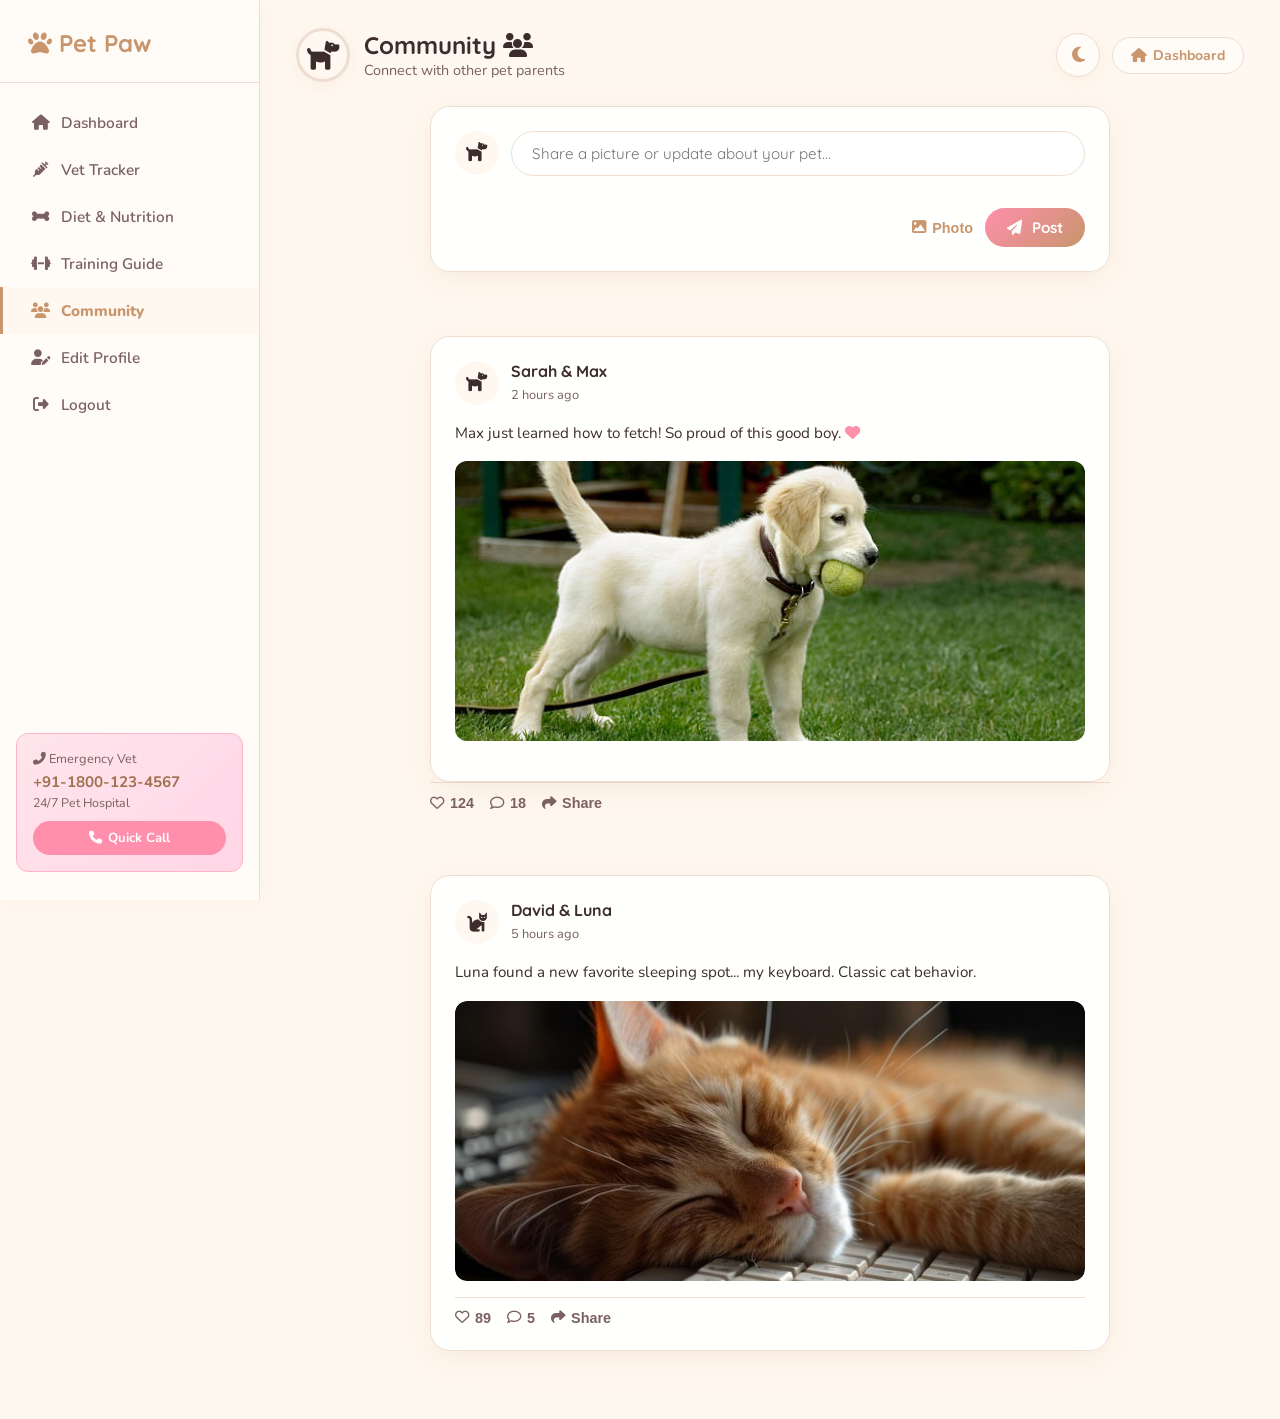
<file: community.html>
<!DOCTYPE html>
<html lang="en">
<head>
  <meta charset="UTF-8"/>
  <meta name="viewport" content="width=device-width, initial-scale=1.0"/>
  <title>Pet Paw — Community</title>
  <link rel="stylesheet" href="style.css"/>
  <link href="https://fonts.googleapis.com/css2?family=Nunito:wght@400;600;700;800;900&family=Quicksand:wght@400;500;600;700&display=swap" rel="stylesheet"/>
  <link rel="stylesheet" href="https://cdnjs.cloudflare.com/ajax/libs/font-awesome/6.5.0/css/all.min.css"/>
  <style>
    /* Community specific inline styles */
    .community-feed { max-width: 680px; margin: 0 auto; display: flex; flex-direction: column; gap: 24px; }
    .post-card { padding: 24px; }
    .post-header { display: flex; align-items: center; gap: 12px; margin-bottom: 16px; }
    .post-avatar { width: 44px; height: 44px; border-radius: 50%; background: var(--cream); display: flex; align-items: center; justify-content: center; font-size: 1.2rem; border: 2px solid var(--primary-pastel); }
    .post-meta h4 { font-size: 1rem; margin-bottom: 2px; }
    .post-meta small { color: var(--text-light); font-size: 0.8rem; }
    .post-img { width: 100%; height: 280px; border-radius: 12px; background: #E0E0E0; object-fit: cover; margin-bottom: 16px; display: flex; align-items: center; justify-content: center; color: var(--text-light); font-size: 3rem; }
    .post-text { font-size: 0.95rem; margin-bottom: 16px; line-height: 1.6; }
    .post-actions { display: flex; gap: 16px; border-top: 1px solid var(--border); padding-top: 12px; }
    .action-btn { background: none; border: none; font-size: 0.9rem; font-weight: 700; color: var(--text-light); cursor: pointer; display: flex; align-items: center; gap: 6px; transition: color var(--transition); }
    .action-btn:hover { color: var(--pink-dark); }
    .create-post { display: flex; gap: 12px; margin-bottom: 32px; }
    .create-post input { flex: 1; border: 1.5px solid var(--border); border-radius: 50px; padding: 12px 20px; font-family: 'Quicksand'; outline: none; }
  </style>
</head>
<body class="tracker-page">

  <!-- Sidebar -->
  <nav class="sidebar" id="sidebar">
    <div class="sidebar-logo"><i class="fas fa-paw"></i> <span>Pet Paw</span></div>
    <ul class="sidebar-nav">
      <li><a href="dashboard.html"><i class="fas fa-home"></i> Dashboard</a></li>
      <li><a href="tracker.html"><i class="fas fa-syringe"></i> Vet Tracker</a></li>
      <li><a href="nutrition.html"><i class="fas fa-bone"></i> Diet & Nutrition</a></li>
      <li><a href="training.html"><i class="fas fa-dumbbell"></i> Training Guide</a></li>
      <li><a href="community.html" class="active"><i class="fas fa-users"></i> Community</a></li>
      <li><a href="profile.html"><i class="fas fa-user-edit"></i> Edit Profile</a></li>
      <li><a href="login.html"><i class="fas fa-sign-out-alt"></i> Logout</a></li>
    </ul>
    <div class="sidebar-emergency">
      <div class="emergency-card">
        <p><i class="fas fa-phone-alt"></i> Emergency Vet</p>
        <strong>+91-1800-123-4567</strong>
        <small>24/7 Pet Hospital</small>
        <a href="tel:+911800123456" class="emergency-btn"><i class="fas fa-phone"></i> Quick Call</a>
      </div>
    </div>
  </nav>

  <button class="mobile-menu-btn" id="menuBtn" onclick="toggleSidebar()">
    <i class="fas fa-bars"></i>
  </button>

  <main class="main-content" id="mainContent">
    <div class="topbar">
      <div class="topbar-left">
        <div class="pet-avatar" id="topAvatar"><i class="fas fa-paw"></i></div>
        <div>
          <h2>Community <i class="fas fa-users"></i></h2>
          <p class="topbar-sub">Connect with other pet parents</p>
        </div>
      </div>
      <div class="topbar-right">
        <button class="dark-toggle inline" id="darkToggle">
          <i class="fas fa-moon"></i>
        </button>
        <a href="dashboard.html" class="nav-pill"><i class="fas fa-home"></i> Dashboard</a>
      </div>
    </div>

    <div class="community-feed">
      
      <!-- Create Post -->
      <section class="dash-section fade-in" style="animation-delay: 0.1s;">
        <div class="glass-card post-card">
          <div class="create-post">
            <div class="post-avatar" id="myAvatar"><i class="fas fa-paw"></i></div>
            <input type="text" id="postInput" placeholder="Share a picture or update about your pet..."/>
          </div>
          <div style="display: flex; justify-content: flex-end; gap: 12px;">
            <button class="action-btn" style="color: var(--brown);"><i class="fas fa-image"></i> Photo</button>
            <button class="glow-btn sm" onclick="createPost()"><i class="fas fa-paper-plane"></i> Post</button>
          </div>
        </div>
      </section>

      <div id="feedContainer">

      <!-- Post 1 -->
      <section class="dash-section fade-in" style="animation-delay: 0.2s;">
        <div class="glass-card post-card">
          <div class="post-header">
            <div class="post-avatar"><i class="fas fa-dog"></i></div>
            <div class="post-meta">
              <h4>Sarah & Max</h4>
              <small>2 hours ago</small>
            </div>
          </div>
          <p class="post-text">Max just learned how to fetch! So proud of this good boy. <i class="fas fa-heart" style="color:#FF8FAB"></i></p>
          <div class="post-img" style="background: linear-gradient(135deg, #FFDAC1, #FFB7B2); overflow: hidden; padding: 0;">
          <img 
          src="Dog fetch.png" 
          alt="Max the dog"
          style="width: 100%; height: 100%; object-fit: cover; display: block;"
        />
        </div>
          </div>
          <div class="post-actions">
            <button class="action-btn" onclick="toggleLike(this)"><i class="far fa-heart"></i> 124</button>
            <button class="action-btn" onclick="alert('Comments coming soon!')"><i class="far fa-comment"></i> 18</button>
            <button class="action-btn" onclick="alert('Share options coming soon!')"><i class="fas fa-share"></i> Share</button>
          </div>
        </div>
      </section>

      <!-- Post 2 -->
      <section class="dash-section fade-in" style="animation-delay: 0.3s;">
        <div class="glass-card post-card">
          <div class="post-header">
            <div class="post-avatar"><i class="fas fa-cat"></i></div>
            <div class="post-meta">
              <h4>David & Luna</h4>
              <small>5 hours ago</small>
            </div>
          </div>
          <p class="post-text">Luna found a new favorite sleeping spot... my keyboard. Classic cat behavior.</p>
          <div class="post-img" style="overflow: hidden; padding: 0;">
           <img 
            src="cat sleeping.png" 
            alt="Luna the cat"
            style="width: 100%; height: 100%; object-fit: cover; display: block; border-radius: 12px;"
           />
          </div>
          <div class="post-actions">
            <button class="action-btn" onclick="toggleLike(this)"><i class="far fa-heart"></i> 89</button>
            <button class="action-btn" onclick="alert('Comments coming soon!')"><i class="far fa-comment"></i> 5</button>
            <button class="action-btn" onclick="alert('Share options coming soon!')"><i class="fas fa-share"></i> Share</button>
          </div>
        </div>
      </section>

      </div> <!-- End feedContainer -->

    </div>

  </main>

  <script src="script.js"></script>
  <script>
    window.onload = () => {
      initDarkMode();
      const type = localStorage.getItem('petType') || 'dog';
      const photo = localStorage.getItem('petPhoto');
      
      if (photo) {
        document.getElementById('topAvatar').innerHTML = `<img src="${photo}" alt="pet"/>`;
        document.getElementById('myAvatar').innerHTML = `<img src="${photo}" alt="pet" style="width:100%; height:100%; object-fit:cover; border-radius:50%;"/>`;
      } else {
        const icon = type === 'dog' ? '<i class="fas fa-dog"></i>' : '<i class="fas fa-cat"></i>';
        document.getElementById('topAvatar').innerHTML = icon;
        document.getElementById('myAvatar').innerHTML = icon;
      }
    };

    function toggleSidebar() {
      document.getElementById('sidebar').classList.toggle('open');
    }

    function createPost() {
      const input = document.getElementById('postInput');
      const text = input.value.trim();
      if (!text) return;

      const name = localStorage.getItem('petName') || 'You';
      const type = localStorage.getItem('petType') || 'dog';
      const photo = localStorage.getItem('petPhoto');
      
      let iconHTML = '';
      if (photo) {
        iconHTML = `<img src="${photo}" alt="pet" style="width:100%; height:100%; object-fit:cover; border-radius:50%;"/>`;
      } else {
        iconHTML = type === 'dog' ? '<i class="fas fa-dog"></i>' : '<i class="fas fa-cat"></i>';
      }
      
      const newPostHTML = `
      <section class="dash-section fade-in">
        <div class="glass-card post-card">
          <div class="post-header">
            <div class="post-avatar">${iconHTML}</div>
            <div class="post-meta">
              <h4>${name}</h4>
              <small>Just now</small>
            </div>
          </div>
          <p class="post-text">${text}</p>
          <div class="post-actions">
            <button class="action-btn" onclick="toggleLike(this)"><i class="far fa-heart"></i> 0</button>
            <button class="action-btn" onclick="alert('Comments coming soon!')"><i class="far fa-comment"></i> 0</button>
            <button class="action-btn" onclick="alert('Share options coming soon!')"><i class="fas fa-share"></i> Share</button>
          </div>
        </div>
      </section>`;

      const feed = document.getElementById('feedContainer');
      feed.insertAdjacentHTML('afterbegin', newPostHTML);
      input.value = '';
    }

    function toggleLike(btn) {
      const icon = btn.querySelector('i');
      let count = parseInt(btn.textContent.trim()) || 0;
      if (icon.classList.contains('far')) {
        icon.classList.replace('far', 'fas');
        icon.style.color = '#FF8FAB';
        count++;
      } else {
        icon.classList.replace('fas', 'far');
        icon.style.color = '';
        count--;
      }
      btn.innerHTML = icon.outerHTML + ' ' + count;
    }
  </script>
</body>
</html>
</file>
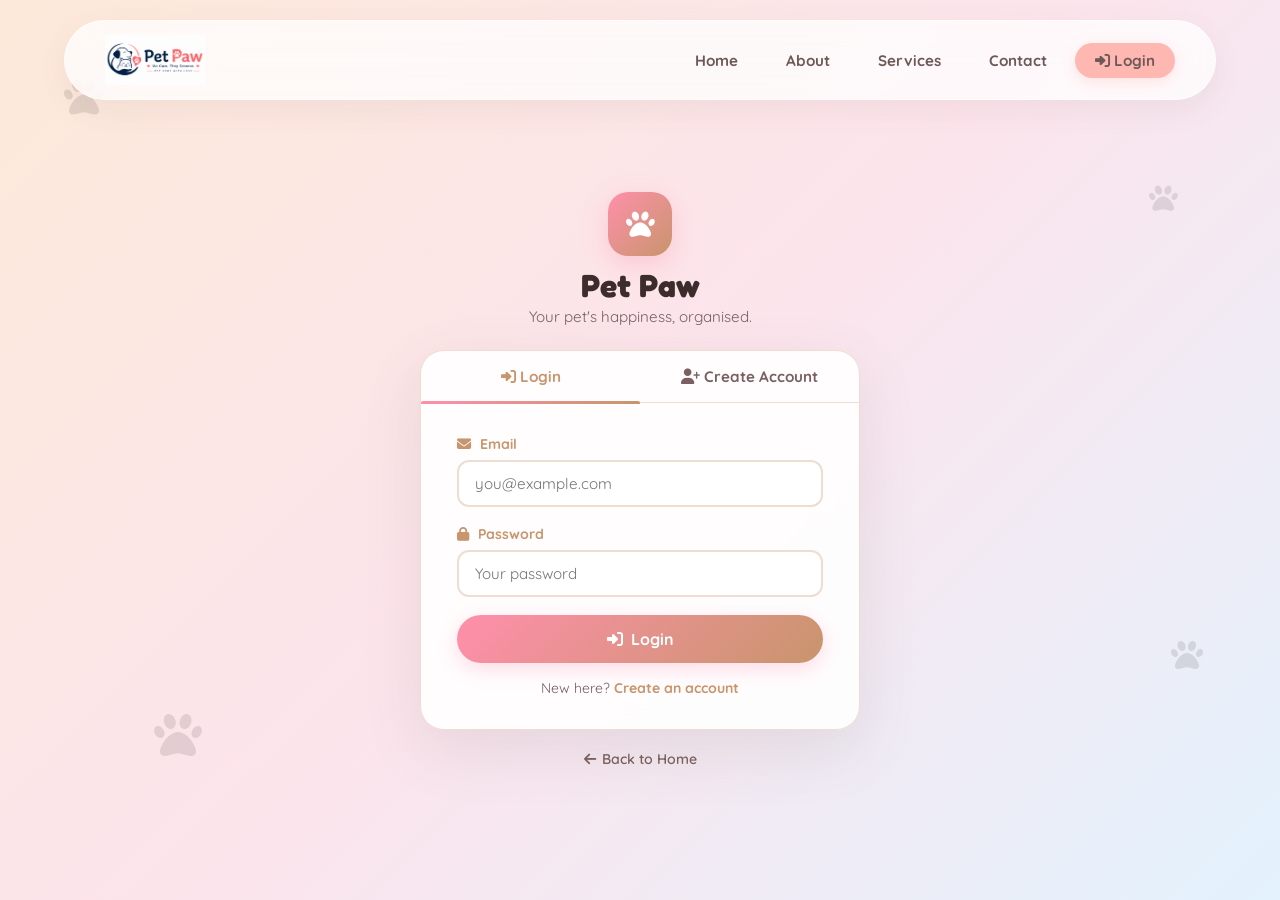
<file: dashboard.html>
<!DOCTYPE html>
<html lang="en">
<head>
  <meta charset="UTF-8"/>
  <meta name="viewport" content="width=device-width, initial-scale=1.0"/>
  <title>Pet Paw — Dashboard</title>
  <link rel="stylesheet" href="style.css"/>
  <link href="https://fonts.googleapis.com/css2?family=Nunito:wght@400;600;700;800;900&family=Quicksand:wght@400;500;600;700&display=swap" rel="stylesheet"/>
  <link rel="stylesheet" href="https://cdnjs.cloudflare.com/ajax/libs/font-awesome/6.5.0/css/all.min.css"/>
</head>
<body class="dashboard-page">

  <!-- Sidebar -->
  <nav class="sidebar" id="sidebar">
    <div class="sidebar-logo"><i class="fas fa-paw"></i> <span>Pet Paw</span></div>
    <ul class="sidebar-nav">
      <li><a href="dashboard.html" class="active"><i class="fas fa-home"></i> Dashboard</a></li>
      <li><a href="tracker.html"><i class="fas fa-syringe"></i> Vet Tracker</a></li>
      <li><a href="nutrition.html"><i class="fas fa-bone"></i> Diet & Nutrition</a></li>
      <li><a href="training.html"><i class="fas fa-dumbbell"></i> Training Guide</a></li>
      <li><a href="community.html"><i class="fas fa-users"></i> Community</a></li>
      <li><a href="profile.html"><i class="fas fa-user-edit"></i> Edit Profile</a></li>
      <li><a href="#" onclick="logout()"><i class="fas fa-sign-out-alt"></i> Logout</a></li>
    </ul>
    <div class="sidebar-emergency">
      <div class="emergency-card">
        <p><i class="fas fa-phone-alt"></i> Emergency Vet</p>
        <strong>+91-1800-123-4567</strong>
        <small>24/7 Pet Hospital</small>
        <a href="tel:+911800123456" class="emergency-btn"><i class="fas fa-phone"></i> Quick Call</a>
      </div>
    </div>
  </nav>

  <!-- Mobile nav toggle -->
  <button class="mobile-menu-btn" id="menuBtn" onclick="toggleSidebar()">
    <i class="fas fa-bars"></i>
  </button>

  <!-- Main Content -->
  <main class="main-content" id="mainContent">

    <!-- Top Bar -->
    <div class="topbar">
      <div class="topbar-left">
        <div class="pet-avatar" id="topAvatar"><i class="fas fa-paw"></i></div>
        <div>
          <h2 class="greeting" id="greetingMsg">Good Morning! <i class="fas fa-paw"></i></h2>
          <p class="topbar-sub" id="topSub">Loading profile...</p>
        </div>
      </div>
      <div class="topbar-right">
        <button class="dark-toggle inline" id="darkToggle" title="Toggle Dark Mode">
          <i class="fas fa-moon"></i>
        </button>
        <a href="tracker.html" class="nav-pill"><i class="fas fa-syringe"></i> Vet Tracker</a>
      </div>
    </div>

    <!-- Daily Tip Banner -->
    <div class="tip-banner" id="tipBanner">
      <i class="fas fa-lightbulb"></i>
      <span id="tipText">Loading tip...</span>
      <button onclick="newTip()" title="New Tip"><i class="fas fa-sync-alt"></i></button>
    </div>

    <!-- Quick Stats -->
    <section class="quick-stats fade-in">
      <div class="stat-card">
        <div class="stat-icon pink"><i class="fas fa-weight"></i></div>
        <div class="stat-info">
          <small>Weight</small>
          <strong id="statWeight">15 kg</strong>
        </div>
      </div>
      <div class="stat-card">
        <div class="stat-icon blue"><i class="fas fa-birthday-cake"></i></div>
        <div class="stat-info">
          <small>Age</small>
          <strong id="statAge">3 Years</strong>
        </div>
      </div>
      <div class="stat-card">
        <div class="stat-icon green"><i class="fas fa-calendar-check"></i></div>
        <div class="stat-info">
          <small>Next Vet Visit</small>
          <strong id="statVet">Oct 12</strong>
        </div>
      </div>
    </section>

    <!-- Dashboard Grid Container -->
    <div class="dashboard-grid">

      <!-- SECTION A: Checklist -->
      <section class="dash-section fade-in" style="animation-delay: 0.1s;">
      <h3 class="section-title"><i class="fas fa-tasks"></i> Today's Care Checklist</h3>
      <div class="checklist-card">
        <div class="checklist-progress-wrap">
          <div class="checklist-progress-bar">
            <div class="checklist-progress-fill" id="progressFill"></div>
          </div>
          <span class="progress-pct" id="progressPct">0% Complete</span>
        </div>
        <ul class="checklist" id="checklist">
          <li data-id="task1"><label><input type="checkbox" onchange="updateChecklist()"/> <span><i class="fas fa-sun" style="color:#f39c12"></i> Morning Walk <small>(7 AM)</small></span></label></li>
          <li data-id="task2"><label><input type="checkbox" onchange="updateChecklist()"/> <span><i class="fas fa-drumstick-bite" style="color:#d35400"></i> Breakfast <small>(8 AM)</small></span></label></li>
          <li data-id="task3"><label><input type="checkbox" onchange="updateChecklist()"/> <span><i class="fas fa-baseball-ball" style="color:#8bc34a"></i> Play Time <small>(30 mins)</small></span></label></li>
          <li data-id="task4"><label><input type="checkbox" onchange="updateChecklist()"/> <span><i class="fas fa-cloud-moon" style="color:#34495e"></i> Evening Walk <small>(5 PM)</small></span></label></li>
          <li data-id="task5"><label><input type="checkbox" onchange="updateChecklist()"/> <span><i class="fas fa-bone" style="color:#795548"></i> Dinner <small>(7 PM)</small></span></label></li>
        </ul>
        <div class="celebration" id="celebration" style="display:none">
          <i class="fas fa-glass-cheers"></i> All tasks done! You're an amazing pet parent! <i class="fas fa-paw"></i>
        </div>
      </div>
    </section>


      <!-- SECTION B: Symptom Checker -->
      <section class="dash-section fade-in" style="animation-delay: 0.2s;">
      <h3 class="section-title"><i class="fas fa-stethoscope"></i> Pet Symptom Checker</h3>
      <div class="symptom-card">
        <div class="symptom-row">
          <div class="form-group">
            <label>Select Symptom:</label>
            <select id="symptomSelect" onchange="onSymptomChange()">
              <option value="">— Choose a symptom —</option>
              <option value="vomit">Vomiting</option>
              <option value="urine">Urine Issues</option>
              <option value="lethargy">Lethargy</option>
              <option value="noappetite">No Appetite</option>
            </select>
          </div>
          <div class="form-group" id="vomitColorGroup" style="display:none">
            <label>Vomit Color:</label>
            <select id="vomitColor" onchange="checkSymptom()">
              <option value="">— Choose color —</option>
              <option value="yellow">Yellow</option>
              <option value="white">White Foam</option>
              <option value="brown">Brown</option>
            </select>
          </div>
        </div>
        <div class="symptom-result" id="symptomResult" style="display:none"></div>
      </div>
      </section>

    </div> <!-- End of dashboard-grid -->

    <!-- SECTION C: Healthcare Guide -->
    <section class="dash-section fade-in" style="animation-delay: 0.3s;">
      <h3 class="section-title"><i class="fas fa-heart"></i> Healthcare Guide</h3>
      <p class="warning-text"><i class="fas fa-exclamation-triangle"></i> For educational purposes only. Not a replacement for veterinary advice.</p>
      <div class="health-grid">
        <div class="health-card">
          <div class="health-icon"><i class="fas fa-bath"></i></div>
          <h4>Dog Shampoo</h4>
          <p>Use pH-balanced, sulfate-free dog shampoos. Avoid human shampoos.</p>
          <button class="learn-btn" onclick="toggleLearn(this)">Learn More ▼</button>
          <div class="learn-more">
            <p>Recommended: Vet's Best Natural, Burt's Bees Dog Shampoo. Bathe every 4–6 weeks. Use lukewarm water and rinse thoroughly to prevent skin irritation.</p>
          </div>
        </div>
        <div class="health-card">
          <div class="health-icon"><i class="fas fa-cat"></i></div>
          <h4>Cat Shampoo</h4>
          <p>Cats rarely need baths. Use gentle, waterless shampoo if needed.</p>
          <button class="learn-btn" onclick="toggleLearn(this)">Learn More ▼</button>
          <div class="learn-more">
            <p>Most cats self-groom. If bathing is necessary, use fragrance-free cat-specific shampoo. Avoid getting water in ears. Dry thoroughly after bath.</p>
          </div>
        </div>
        <div class="health-card">
          <div class="health-icon"><i class="fas fa-paw"></i></div>
          <h4>Paw Moisturizer</h4>
          <p>Keep paws soft and crack-free with pet-safe balms.</p>
          <button class="learn-btn" onclick="toggleLearn(this)">Learn More ▼</button>
          <div class="learn-more">
            <p>Apply paw balm after walks, especially in hot or cold weather. Check for cracked pads, cuts, or foreign objects. Products like Musher's Secret work well.</p>
          </div>
        </div>
        <div class="health-card">
          <div class="health-icon"><i class="fas fa-cut"></i></div>
          <h4>Nail Cutting</h4>
          <p>Trim nails every 3–4 weeks to prevent overgrowth pain.</p>
          <button class="learn-btn" onclick="toggleLearn(this)">Learn More ▼</button>
          <div class="learn-more">
            <p>Use sharp pet nail clippers. Avoid cutting the quick (pink area). If unsure, ask your vet for a demo. Reward with treats to make it a positive experience.</p>
          </div>
        </div>
        <div class="health-card">
          <div class="health-icon"><i class="fas fa-scissors"></i></div>
          <h4>Hair Trimming</h4>
          <p>Regular grooming prevents matting and keeps coats healthy.</p>
          <button class="learn-btn" onclick="toggleLearn(this)">Learn More ▼</button>
          <div class="learn-more">
            <p>Brush daily for long-haired breeds. Professional grooming every 6–8 weeks recommended. Use slicker brushes for removing tangles gently.</p>
          </div>
        </div>
        <div class="health-card">
          <div class="health-icon"><i class="fas fa-tooth"></i></div>
          <h4>Dental Care</h4>
          <p>Brush teeth 2–3 times weekly to prevent dental disease.</p>
          <button class="learn-btn" onclick="toggleLearn(this)">Learn More ▼</button>
          <div class="learn-more">
            <p>Use pet-specific toothpaste (never human toothpaste). Dental chews and water additives also help. Annual dental check-ups with your vet are important.</p>
          </div>
        </div>
      </div>
    </section>

    <!-- Nearby Pet Care Centers -->
    <section class="dash-section fade-in" style="animation-delay: 0.4s;">
      <h3 class="section-title"><i class="fas fa-map-marker-alt"></i> Nearby Pet Care Centers</h3>
      <div class="centers-grid" id="centersGrid"></div>
    </section>

  </main>

  <script src="script.js"></script>
  <script>
    // =====================================================
    //   PET PAW — DASHBOARD AUTH + INIT
    // =====================================================
    const DB_KEY   = 'petpaw_users';
    const SESS_KEY = 'petpaw_session';

    function getUsers()       { return JSON.parse(localStorage.getItem(DB_KEY) || '[]'); }
    function getCurrentUser() {
      const email = localStorage.getItem(SESS_KEY);
      if (!email) return null;
      return getUsers().find(u => u.email === email) || null;
    }

    /* ===== SESSION GUARD ===== */
    (function guard() {
      const user = getCurrentUser();
      if (!user) { window.location.href = 'login.html'; return; }
      if (!user.profileComplete) { window.location.href = 'profile.html'; }
    })();

    /* ===== LOGOUT ===== */
    function logout() {
      localStorage.removeItem(SESS_KEY);      // Clear session only
      sessionStorage.removeItem('checklistSession');
      window.location.href = 'login.html';
    }

    // Greet user
    window.onload = () => {
      initDarkMode();
      const user  = getCurrentUser();
      const name  = (user && user.petName) || localStorage.getItem('petName') || 'Buddy';
      const type  = (user && user.petType) || localStorage.getItem('petType') || 'dog';
      const photo = (user && user.petPhoto) || localStorage.getItem('petPhoto');
      const hour  = new Date().getHours();
      const greet = hour < 12 ? 'Good Morning' : hour < 17 ? 'Good Afternoon' : 'Good Evening';
      document.getElementById('greetingMsg').textContent = `${greet}, ${name}!`;
      document.getElementById('topSub').textContent = `${type === 'dog' ? 'Dog' : 'Cat'} parent dashboard`;
      if (photo) {
        document.getElementById('topAvatar').innerHTML = `<img src="${photo}" alt="pet"/>`;
      } else {
        document.getElementById('topAvatar').innerHTML = type === 'dog' ? '<i class="fas fa-dog"></i>' : '<i class="fas fa-cat"></i>';
      }
      loadChecklist();
      showTip();
      renderCenters();
    };

    // Checklist — resets on every login (fresh page load)
    function loadChecklist() {
      // Generate a session ID for this login visit (stored in sessionStorage, not localStorage)
      // sessionStorage is cleared automatically when the tab/browser session ends or on fresh navigation from login
      const sessionId = sessionStorage.getItem('checklistSession');
      if (!sessionId) {
        // New login session — clear any previously saved checklist state
        localStorage.removeItem('checklist');
        // Mark this session so refreshing the same tab doesn't clear again
        sessionStorage.setItem('checklistSession', Date.now().toString());
      }
      const saved = JSON.parse(localStorage.getItem('checklist') || '{}');
      document.querySelectorAll('#checklist input[type=checkbox]').forEach(cb => {
        const id = cb.closest('li').dataset.id;
        if (saved[id]) { cb.checked = true; cb.closest('li').classList.add('done'); }
      });
      updateChecklist();
    }
    function updateChecklist() {
      const all = document.querySelectorAll('#checklist input[type=checkbox]');
      const checked = document.querySelectorAll('#checklist input[type=checkbox]:checked');
      const pct = Math.round((checked.length / all.length) * 100);
      document.getElementById('progressFill').style.width = pct + '%';
      document.getElementById('progressPct').textContent = pct + '% Complete';
      const saved = {};
      all.forEach(cb => {
        const id = cb.closest('li').dataset.id;
        saved[id] = cb.checked;
        cb.checked ? cb.closest('li').classList.add('done') : cb.closest('li').classList.remove('done');
      });
      localStorage.setItem('checklist', JSON.stringify(saved));
      document.getElementById('celebration').style.display = (pct === 100) ? 'block' : 'none';
    }

    // Symptom checker
    function onSymptomChange() {
      const val = document.getElementById('symptomSelect').value;
      document.getElementById('vomitColorGroup').style.display = (val === 'vomit') ? 'flex' : 'none';
      document.getElementById('symptomResult').style.display = 'none';
      if (val !== 'vomit') checkSymptom();
    }
    function checkSymptom() {
      const sym = document.getElementById('symptomSelect').value;
      if (!sym) return;
      const res = document.getElementById('symptomResult');
      let html = '';
      if (sym === 'vomit') {
        const color = document.getElementById('vomitColor').value;
        if (!color) return;
        const data = {
          yellow: { text: 'Yellow vomit usually means an empty stomach. Try feeding a small meal and ensure fresh water is available.', sev: 'mild', label: '<i class="fas fa-circle" style="color: #4CAF50;"></i> Mild' },
          white: { text: 'White foam may indicate mild indigestion or acid reflux. Offer bland food (boiled chicken & rice) for a day.', sev: 'moderate', label: '<i class="fas fa-circle" style="color: #FF9800;"></i> Moderate' },
          brown: { text: 'Brown vomit may indicate a serious condition. Please seek veterinary attention immediately!', sev: 'emergency', label: '<i class="fas fa-circle" style="color: #F44336;"></i> Emergency' }
        };
        const d = data[color];
        html = `<div class="result-box sev-${d.sev}"><strong>${d.label}</strong><p>${d.text}</p>${d.sev === 'emergency' ? '<p class="emerg-warn"><i class="fas fa-exclamation-triangle"></i> Please visit a vet immediately!</p>' : ''}</div>`;
      } else {
        const data = {
          urine: { text: 'Urine changes (color, frequency, straining) can indicate UTI or kidney issues. Monitor for 24 hrs; if persists consult a vet.', sev: 'moderate', label: '<i class="fas fa-circle" style="color: #FF9800;"></i> Moderate' },
          lethargy: { text: 'Mild lethargy after activity is normal. If lasting more than 24 hrs, check for fever or other symptoms and consult a vet.', sev: 'moderate', label: '<i class="fas fa-circle" style="color: #FF9800;"></i> Moderate' },
          noappetite: { text: 'Skipping one meal is usually okay. If no appetite persists beyond 24 hrs or is combined with other symptoms, visit a vet.', sev: 'mild', label: '<i class="fas fa-circle" style="color: #4CAF50;"></i> Mild' }
        };
        const d = data[sym];
        html = `<div class="result-box sev-${d.sev}"><strong>${d.label}</strong><p>${d.text}</p></div>`;
      }
      res.innerHTML = html;
      res.style.display = 'block';
    }

    // Nearby centers
    const centers = [
      { type: 'clinic', name: 'Care well pet clinic', rating: '4.5', address: 'Pantakalava Road, Vijayawada', status: 'open', phone: '09490988909' },
      { type: 'grooming', name: 'Golden Pets', rating: '4.1', address: '58-2-1, MG Rd, NTR Circle, vijayawada', status: 'open', phone: '09299303333' },
      { type: 'boarding', name: 'Train Tails - Dog Trainer & Boarding', rating: '5', address: 'Sri Srinivasa Colony, Mangalagiri', status: 'closed', phone: '040-3456789' },
      { type: 'shop', name: 'Pet Paradise Shop', rating: '4.6', address: 'Bhavanipuram, Vijayawada', status: 'open', phone: '040-4567890' },
      { type: 'clinic', name: 'RR Pet Clinic', rating: '4.7', address: 'Gunadala, Kanuru', status: 'open', phone: '09849362082' },
      { type: 'grooming', name: 'JUST PETS SPA', rating: '4.8', address: 'Polyclinic Rd, Acharya Ranga Nagar, Vijayawada', status: 'closed', phone: '09121241038' },
      { type: 'clinic', name: 'Happy Tails Vet Care', rating: '4.9', address: 'Benz Circle, Vijayawada', status: 'open', phone: '09876543210' },
      { type: 'boarding', name: 'Bark & Purr Stay', rating: '4.4', address: 'Labbipet, Vijayawada', status: 'open', phone: '09123456789' },
      { type: 'shop', name: 'Woof & Meow Supplies', rating: '4.5', address: 'Patamata, Vijayawada', status: 'closed', phone: '09988776655' },
      { type: 'grooming', name: 'The Pampered Pet', rating: '4.7', address: 'Autonagar, Vijayawada', status: 'open', phone: '09811223344' }
    ];
    const typeIcons = { clinic: '<i class="fas fa-hospital"></i>', grooming: '<i class="fas fa-cut"></i>', boarding: '<i class="fas fa-home"></i>', shop: '<i class="fas fa-shopping-cart"></i>' };
    function renderCenters() {
      const grid = document.getElementById('centersGrid');
      grid.innerHTML = centers.map(c => `
        <div class="center-card">
          <div class="center-icon">${typeIcons[c.type]}</div>
          <div class="center-body">
            <h4>${c.name}</h4>
            <div class="center-rating"><i class="fas fa-star"></i> ${c.rating}</div>
            <p><i class="fas fa-map-marker-alt"></i> ${c.address}</p>
            <span class="status-badge ${c.status}">${c.status === 'open' ? '<i class="fas fa-circle"></i> Open' : '<i class="fas fa-circle"></i> Closed'}</span>
          </div>
          <div class="center-actions">
            <a href="https://maps.google.com?q=${encodeURIComponent(c.name+' '+c.address)}" target="_blank" class="center-btn map-btn"><i class="fas fa-map"></i> Map</a>
            <a href="tel:${c.phone}" class="center-btn call-btn"><i class="fas fa-phone"></i> Call</a>
          </div>
        </div>
      `).join('');
    }

    // Sidebar toggle
    function toggleSidebar() {
      document.getElementById('sidebar').classList.toggle('open');
    }
  </script>
</body>
</html>
</file>
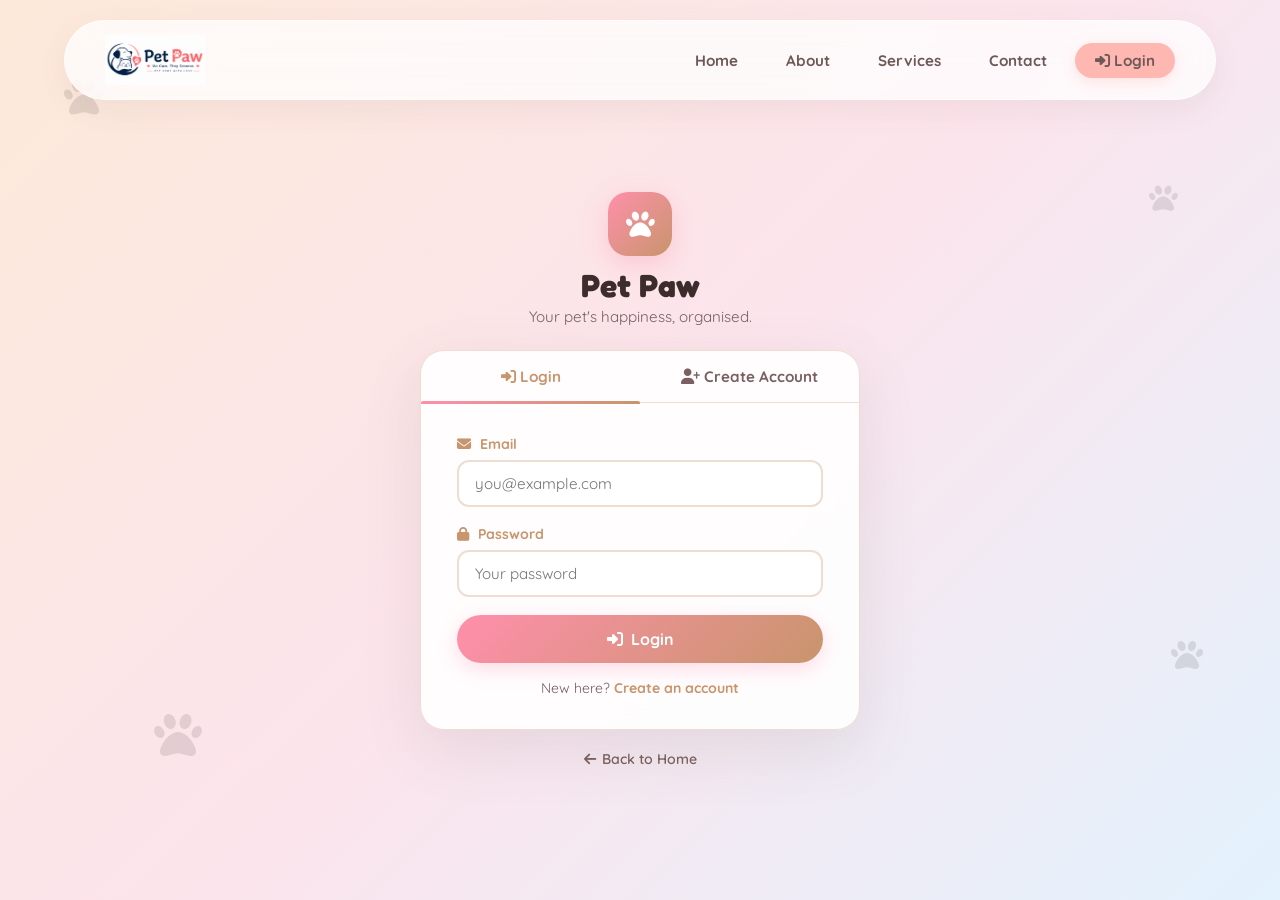
<file: login.html>
<!DOCTYPE html>
<html lang="en">
<head>
  <meta charset="UTF-8"/>
  <meta name="viewport" content="width=device-width, initial-scale=1.0"/>
  <title>Pet Paw — Login / Register</title>
  <meta name="description" content="Login or create your Pet Paw account to manage your furry friend's profile."/>
  <link rel="preconnect" href="https://fonts.googleapis.com">
  <link rel="preconnect" href="https://fonts.gstatic.com" crossorigin>
  <link href="https://fonts.googleapis.com/css2?family=Fredoka:wght@300..700&family=Quicksand:wght@400..700&display=swap" rel="stylesheet">
  <link rel="stylesheet" href="https://cdnjs.cloudflare.com/ajax/libs/font-awesome/6.5.0/css/all.min.css"/>
  <style>
    :root {
      --pink-dark: #FF8FAB;
      --brown: #C8956C;
      --brown-dark: #A0714F;
      --text: #3D2C2C;
      --text-light: #7A6060;
      --border: #EEDDD0;
      --white: #FFFFFF;
      --light-gray: #F5F0EC;
      --transition: 0.3s ease;
    }

    * { margin: 0; padding: 0; box-sizing: border-box; }
    html { scroll-behavior: smooth; }

    body {
      font-family: 'Quicksand', sans-serif;
      background: linear-gradient(135deg, #FDE9D9 0%, #FCE4EC 50%, #E3F2FD 100%);
      min-height: 100vh;
      display: flex;
      align-items: center;
      justify-content: center;
      padding: 100px 20px 40px;
    }

    /* Floating paw prints */
    .paw-float {
      position: fixed;
      font-size: 2rem;
      opacity: 0.1;
      pointer-events: none;
      animation: floatPaw 4s ease-in-out infinite;
      color: var(black);
    }
    .paw-1 { top: 8%; left: 5%; animation-delay: 0s; font-size: 2.5rem; }
    .paw-2 { top: 20%; right: 8%; animation-delay: 0.8s; font-size: 1.8rem; }
    .paw-3 { bottom: 15%; left: 12%; animation-delay: 1.4s; font-size: 3rem; }
    .paw-4 { bottom: 25%; right: 6%; animation-delay: 0.3s; font-size: 2rem; }

    @keyframes floatPaw {
      0%, 100% { transform: translateY(0) rotate(0deg); }
      50% { transform: translateY(-18px) rotate(15deg); }
    }

    @keyframes fadeUp {
      from { opacity: 0; transform: translateY(24px); }
      to { opacity: 1; transform: translateY(0); }
    }

    /* ===== AUTH CARD ===== */
    .auth-wrapper {
      width: 100%;
      max-width: 440px;
      animation: fadeUp 0.6s ease both;
    }

    .brand {
      text-align: center;
      margin-bottom: 24px;
    }

    .brand-icon {
      width: 64px;
      height: 64px;
      background: linear-gradient(135deg, var(--pink-dark), var(--brown));
      border-radius: 20px;
      display: inline-flex;
      align-items: center;
      justify-content: center;
      box-shadow: 0 8px 24px rgba(255,143,171,0.35);
      margin-bottom: 12px;
    }

    .brand-icon i { font-size: 1.8rem; color: white; }

    .brand h1 {
      font-family: 'Fredoka', sans-serif;
      font-size: 2rem;
      color: var(--text);
      line-height: 1.1;
    }

    .brand p {
      color: var(--text-light);
      font-size: 0.95rem;
      margin-top: 4px;
    }

    .auth-card {
      background: rgba(255, 255, 255, 0.9);
      backdrop-filter: blur(20px);
      -webkit-backdrop-filter: blur(20px);
      border: 1.5px solid var(--border);
      border-radius: 24px;
      box-shadow: 0 20px 60px rgba(109, 89, 87, 0.12);
      overflow: hidden;
    }

    /* ===== TABS ===== */
    .auth-tabs {
      display: flex;
      border-bottom: 1.5px solid var(--border);
    }

    .tab-btn {
      flex: 1;
      padding: 16px;
      border: none;
      background: transparent;
      font-family: 'Quicksand', sans-serif;
      font-weight: 700;
      font-size: 0.95rem;
      color: var(--text-light);
      cursor: pointer;
      transition: all var(--transition);
      position: relative;
    }

    .tab-btn::after {
      content: '';
      position: absolute;
      bottom: -1.5px;
      left: 0;
      right: 0;
      height: 3px;
      background: linear-gradient(to right, var(--pink-dark), var(--brown));
      border-radius: 2px 2px 0 0;
      opacity: 0;
      transition: opacity var(--transition);
    }

    .tab-btn.active {
      color: var(--brown);
    }

    .tab-btn.active::after { opacity: 1; }

    /* ===== PANELS ===== */
    .auth-panel {
      display: none;
      padding: 32px 36px;
    }

    .auth-panel.active { display: block; }

    /* ===== FORM FIELDS ===== */
    .field {
      margin-bottom: 18px;
    }

    .field label {
      display: block;
      font-weight: 700;
      font-size: 0.88rem;
      color: var(--brown);
      margin-bottom: 7px;
    }

    .field label i { margin-right: 5px; }

    .field input {
      width: 100%;
      padding: 12px 16px;
      border: 2px solid var(--border);
      border-radius: 12px;
      font-family: 'Quicksand', sans-serif;
      font-size: 0.95rem;
      color: var(--text);
      background: var(--white);
      outline: none;
      transition: border-color var(--transition), box-shadow var(--transition);
    }

    .field input:focus {
      border-color: var(--pink-dark);
      box-shadow: 0 0 0 3px rgba(255,143,171,0.15);
    }

    /* ===== PET TYPE ===== */
    .pet-row {
      display: flex;
      gap: 12px;
      margin-bottom: 20px;
    }

    .pet-opt {
      flex: 1;
      padding: 14px 10px;
      border: 2px solid var(--border);
      border-radius: 14px;
      text-align: center;
      cursor: pointer;
      transition: all var(--transition);
      background: var(--white);
    }

    .pet-opt i {
      font-size: 1.6rem;
      color: var(--text-light);
      display: block;
      margin-bottom: 5px;
      transition: color var(--transition);
    }

    .pet-opt span {
      font-weight: 700;
      font-size: 0.88rem;
      color: var(--text-light);
      transition: color var(--transition);
    }

    .pet-opt:hover { border-color: var(--pink-dark); transform: translateY(-2px); }

    .pet-opt.selected {
      border-color: var(--brown);
      background: linear-gradient(135deg, rgba(200,149,108,0.07), rgba(255,143,171,0.07));
    }

    .pet-opt.selected i, .pet-opt.selected span { color: var(--brown); }

    /* ===== BUTTONS ===== */
    .auth-btn {
      width: 100%;
      padding: 14px;
      background: linear-gradient(135deg, var(--pink-dark), var(--brown));
      color: white;
      border: none;
      border-radius: 50px;
      font-family: 'Quicksand', sans-serif;
      font-weight: 700;
      font-size: 1rem;
      cursor: pointer;
      display: flex;
      align-items: center;
      justify-content: center;
      gap: 8px;
      transition: all var(--transition);
      box-shadow: 0 6px 20px rgba(255,143,171,0.3);
      position: relative;
      overflow: hidden;
    }

    .auth-btn::before {
      content: '';
      position: absolute;
      top: 0; left: -100%;
      width: 100%; height: 100%;
      background: linear-gradient(135deg, rgba(255,255,255,0.15), transparent);
      transition: left 0.4s ease;
    }

    .auth-btn:hover::before { left: 100%; }
    .auth-btn:hover { transform: translateY(-2px); box-shadow: 0 10px 28px rgba(255,143,171,0.4); }

    /* ===== ERROR / SUCCESS MESSAGES ===== */
    .msg {
      padding: 10px 14px;
      border-radius: 10px;
      font-size: 0.88rem;
      font-weight: 600;
      margin-bottom: 16px;
      display: none;
      align-items: center;
      gap: 8px;
    }

    .msg.error { background: rgba(255,100,100,0.1); color: #c0392b; border: 1px solid rgba(255,100,100,0.2); display: flex; }
    .msg.success { background: rgba(76,175,80,0.1); color: #2e7d32; border: 1px solid rgba(76,175,80,0.2); display: flex; }
    .msg.hidden { display: none !important; }

    .switch-link {
      text-align: center;
      margin-top: 16px;
      font-size: 0.88rem;
      color: var(--text-light);
    }

    .switch-link a {
      color: var(--brown);
      font-weight: 700;
      text-decoration: none;
      cursor: pointer;
    }

    .switch-link a:hover { text-decoration: underline; }

    /* ===== BACK LINK ===== */
    .back-link {
      display: flex;
      align-items: center;
      gap: 6px;
      color: var(--text-light);
      text-decoration: none;
      font-size: 0.88rem;
      font-weight: 600;
      justify-content: center;
      margin-top: 20px;
      transition: color var(--transition);
    }

    .back-link:hover { color: var(--brown); }

    /* ===== FLOATING GLASSMORPHISM NAVBAR ===== */
    .navbar {
      position: fixed;
      top: 20px;
      left: 50%;
      transform: translateX(-50%);
      width: 90%;
      max-width: 1200px;
      z-index: 1000;
      display: flex;
      justify-content: space-between;
      align-items: center;
      padding: 14px 40px;
      background: rgba(255, 255, 255, 0.75);
      backdrop-filter: blur(16px);
      -webkit-backdrop-filter: blur(16px);
      border: 1px solid rgba(255, 255, 255, 0.45);
      border-radius: 50px;
      box-shadow: 0 10px 30px rgba(109, 89, 87, 0.08);
      transition: all 0.4s cubic-bezier(0.165, 0.84, 0.44, 1);
    }

    .navbar.scrolled {
      top: 10px;
      padding: 10px 35px;
      background: rgba(255, 255, 255, 0.9);
      box-shadow: 0 12px 35px rgba(109, 89, 87, 0.12);
    }

    .navbar-logo {
      display: flex;
      align-items: center;
      text-decoration: none;
      gap: 10px;
    }

    .navbar-logo img {
      height: 50px;
      width: auto;
      object-fit: contain;
      mix-blend-mode: multiply;
      transition: transform 0.3s;
    }

    .navbar-logo:hover img {
      transform: scale(1.08) rotate(-3deg);
    }

    .navbar-links {
      display: flex;
      gap: 8px;
      align-items: center;
    }

    .navbar-links a {
      color: #6D5957;
      text-decoration: none;
      font-weight: 700;
      font-size: 0.95rem;
      padding: 8px 20px;
      border-radius: 30px;
      transition: all 0.3s ease;
      position: relative;
    }

    .navbar-links a::after {
      content: '';
      position: absolute;
      bottom: 4px;
      left: 50%;
      width: 0;
      height: 3px;
      background: #FFB7B2;
      border-radius: 2px;
      transform: translateX(-50%);
      transition: width 0.3s ease;
    }

    .navbar-links a:hover::after { width: 18px; }
    .navbar-links a:hover { color: #ff9e96; background: rgba(255, 183, 178, 0.08); }

    .navbar-links a.nav-active {
      background: #FFB7B2;
      color: #6D5957 !important;
      box-shadow: 0 4px 14px rgba(255, 183, 178, 0.35);
      font-weight: 700;
    }

    .navbar-links a.nav-active::after { display: none; }

    .hamburger {
      display: none;
      flex-direction: column;
      justify-content: space-between;
      width: 24px;
      height: 16px;
      cursor: pointer;
      z-index: 1001;
    }

    .hamburger span {
      display: block;
      width: 100%;
      height: 2.5px;
      background: #6D5957;
      border-radius: 2px;
      transition: all 0.3s ease-in-out;
      transform-origin: left center;
    }

    .hamburger.open span:nth-child(1) { transform: rotate(45deg); }
    .hamburger.open span:nth-child(2) { width: 0%; opacity: 0; }
    .hamburger.open span:nth-child(3) { transform: rotate(-45deg); }

    .mobile-menu {
      position: fixed;
      top: 95px;
      left: 20px;
      right: 20px;
      background: rgba(255, 255, 255, 0.96);
      backdrop-filter: blur(20px);
      -webkit-backdrop-filter: blur(20px);
      border-radius: 24px;
      padding: 24px;
      z-index: 999;
      box-shadow: 0 16px 40px rgba(109, 89, 87, 0.12);
      display: flex;
      flex-direction: column;
      gap: 10px;
      border: 1px solid rgba(255, 183, 178, 0.2);
      opacity: 0;
      transform: translateY(-20px) scale(0.95);
      pointer-events: none;
      transition: all 0.3s cubic-bezier(0.165, 0.84, 0.44, 1);
    }

    .mobile-menu.open {
      opacity: 1;
      transform: translateY(0) scale(1);
      pointer-events: auto;
    }

    .mobile-menu a {
      color: #6D5957;
      text-decoration: none;
      font-weight: 700;
      font-size: 1rem;
      padding: 12px 18px;
      border-radius: 14px;
      transition: all 0.25s;
      display: flex;
      align-items: center;
      gap: 12px;
    }

    .mobile-menu a:hover { background: rgba(255, 183, 178, 0.12); color: #ff9e96; }

    .mobile-menu a.nav-active {
      background: #FFB7B2;
      color: #6D5957 !important;
      justify-content: center;
      border-radius: 50px;
    }

    @media (max-width: 768px) {
      .navbar-links { display: none; }
      .hamburger { display: flex; }
    }

    @media (max-width: 480px) {
      .navbar { width: calc(100% - 24px); padding: 8px 16px; }
    }
  </style>
</head>
<body>

  <!-- ===== GLASSMORPHISM NAVBAR ===== -->
  <nav class="navbar" id="mainNavbar">
    <a href="index.html" class="navbar-logo">
      <img src="pet_logo.png" alt="Pet Paw Logo">
    </a>
    <div class="navbar-links">
      <a href="index.html#home">Home</a>
      <a href="index.html#about">About</a>
      <a href="index.html#services">Services</a>
      <a href="index.html#contact">Contact</a>
      <a href="login.html" class="nav-active"><i class="fa-solid fa-right-to-bracket"></i> Login</a>
    </div>
    <div class="hamburger" id="hamburger" onclick="toggleMenu()">
      <span></span><span></span><span></span>
    </div>
  </nav>

  <!-- Mobile Menu -->
  <div class="mobile-menu" id="mobileMenu">
    <a href="index.html#home" onclick="toggleMenu()"><i class="fa-solid fa-house"></i> Home</a>
    <a href="index.html#about" onclick="toggleMenu()"><i class="fa-solid fa-paw"></i> About</a>
    <a href="index.html#services" onclick="toggleMenu()"><i class="fa-solid fa-hand-holding-heart"></i> Services</a>
    <a href="index.html#contact" onclick="toggleMenu()"><i class="fa-solid fa-envelope"></i> Contact</a>
    <a href="login.html" class="nav-active" onclick="toggleMenu()"><i class="fa-solid fa-right-to-bracket"></i> Login</a>
  </div>

  <!-- Floating Paws -->
  <div class="paw-float paw-1"><i class="fa-solid fa-paw"></i></div>
  <div class="paw-float paw-2"><i class="fa-solid fa-paw"></i></div>
  <div class="paw-float paw-3"><i class="fa-solid fa-paw"></i></div>
  <div class="paw-float paw-4"><i class="fa-solid fa-paw"></i></div>

  <div class="auth-wrapper">

    <!-- Brand -->
    <div class="brand">
      <div class="brand-icon"><i class="fa-solid fa-paw"></i></div>
      <h1>Pet Paw</h1>
      <p>Your pet's happiness, organised.</p>
    </div>

    <div class="auth-card">

      <!-- Tabs -->
      <div class="auth-tabs">
        <button class="tab-btn active" id="loginTabBtn" onclick="switchTab('login')">
          <i class="fa-solid fa-right-to-bracket"></i> Login
        </button>
        <button class="tab-btn" id="registerTabBtn" onclick="switchTab('register')">
          <i class="fa-solid fa-user-plus"></i> Create Account
        </button>
      </div>

      <!-- ===== LOGIN PANEL ===== -->
      <div class="auth-panel active" id="loginPanel">
        <div class="msg hidden" id="loginMsg"></div>

        <div class="field">
          <label for="loginEmail"><i class="fas fa-envelope"></i> Email</label>
          <input type="email" id="loginEmail" placeholder="you@example.com" autocomplete="email"/>
        </div>

        <div class="field">
          <label for="loginPassword"><i class="fas fa-lock"></i> Password</label>
          <input type="password" id="loginPassword" placeholder="Your password" autocomplete="current-password"/>
        </div>

        <button class="auth-btn" id="loginBtn" onclick="handleLogin()">
          <i class="fas fa-sign-in-alt"></i> Login
        </button>

        <div class="switch-link">
          New here? <a onclick="switchTab('register')">Create an account</a>
        </div>
      </div>

      <!-- ===== REGISTER PANEL ===== -->
      <div class="auth-panel" id="registerPanel">
        <div class="msg hidden" id="registerMsg"></div>

        <div class="field">
          <label for="regName"><i class="fas fa-user"></i> Your Name</label>
          <input type="text" id="regName" placeholder="e.g. Priya, Arjun..." maxlength="40"/>
        </div>

        <div class="field">
          <label for="regEmail"><i class="fas fa-envelope"></i> Email</label>
          <input type="email" id="regEmail" placeholder="you@example.com" autocomplete="email"/>
        </div>

        <div class="field">
          <label for="regPassword"><i class="fas fa-lock"></i> Password</label>
          <input type="password" id="regPassword" placeholder="Choose a password" autocomplete="new-password"/>
        </div>

        <div class="field">
          <label><i class="fas fa-paw"></i> Pet's Name</label>
          <input type="text" id="regPetName" placeholder="e.g. Bruno, Luna, Max..." maxlength="30"/>
        </div>

        <div class="field">
          <label><i class="fas fa-dog"></i> Pet Type</label>
          <div class="pet-row">
            <div class="pet-opt" id="optDog" onclick="selectPetType('dog')">
              <i class="fa-solid fa-dog"></i>
              <span>Dog</span>
            </div>
            <div class="pet-opt" id="optCat" onclick="selectPetType('cat')">
              <i class="fa-solid fa-cat"></i>
              <span>Cat</span>
            </div>
          </div>
        </div>

        <button class="auth-btn" id="registerBtn" onclick="handleRegister()">
          <i class="fas fa-user-plus"></i> Create Account
        </button>

        <div class="switch-link">
          Already have an account? <a onclick="switchTab('login')">Login</a>
        </div>
      </div>

    </div>

    <a href="index.html" class="back-link">
      <i class="fa-solid fa-arrow-left"></i> Back to Home
    </a>

  </div>

  <script>
    // =====================================================
    //   PET PAW — AUTH (localStorage based)
    // =====================================================

    const DB_KEY   = 'petpaw_users';   // Array of user objects
    const SESS_KEY = 'petpaw_session'; // Current logged-in email

    /* ---- Helpers ---- */
    function getUsers() {
      return JSON.parse(localStorage.getItem(DB_KEY) || '[]');
    }

    function saveUsers(users) {
      localStorage.setItem(DB_KEY, JSON.stringify(users));
    }

    function setSession(email) {
      localStorage.setItem(SESS_KEY, email);
    }

    function showMsg(elId, type, text) {
      const el = document.getElementById(elId);
      el.className = 'msg ' + type;
      el.innerHTML = `<i class="fas fa-${type === 'error' ? 'exclamation-circle' : 'check-circle'}"></i> ${text}`;
    }

    function hideMsg(elId) {
      document.getElementById(elId).className = 'msg hidden';
    }

    /* ---- If already logged in, redirect ---- */
    (function checkSession() {
      const session = localStorage.getItem(SESS_KEY);
      if (!session) return;
      const users = getUsers();
      const user  = users.find(u => u.email === session);
      if (!user) return;
      // Already logged in → go to dashboard or profile
      window.location.href = user.profileComplete ? 'dashboard.html' : 'profile.html';
    })();

    /* ---- Tab switching ---- */
    let selectedPetType = '';

    function switchTab(tab) {
      document.getElementById('loginPanel').classList.toggle('active', tab === 'login');
      document.getElementById('registerPanel').classList.toggle('active', tab === 'register');
      document.getElementById('loginTabBtn').classList.toggle('active', tab === 'login');
      document.getElementById('registerTabBtn').classList.toggle('active', tab === 'register');
      hideMsg('loginMsg');
      hideMsg('registerMsg');
    }

    function selectPetType(type) {
      selectedPetType = type;
      document.getElementById('optDog').classList.toggle('selected', type === 'dog');
      document.getElementById('optCat').classList.toggle('selected', type === 'cat');
    }

    /* ---- LOGIN ---- */
    function handleLogin() {
      const email    = document.getElementById('loginEmail').value.trim().toLowerCase();
      const password = document.getElementById('loginPassword').value;

      if (!email || !password) {
        showMsg('loginMsg', 'error', 'Please enter your email and password.');
        return;
      }

      const users = getUsers();
      const user  = users.find(u => u.email === email && u.password === password);

      if (!user) {
        showMsg('loginMsg', 'error', 'Invalid email or password. Please try again.');
        return;
      }

      showMsg('loginMsg', 'success', 'Welcome back, ' + user.name + '!');
      setSession(email);

      // Restore user data to localStorage keys the rest of the app uses
      localStorage.setItem('petName', user.petName);
      localStorage.setItem('petType', user.petType);

      setTimeout(() => {
        window.location.href = user.profileComplete ? 'dashboard.html' : 'profile.html';
      }, 600);
    }

    /* ---- REGISTER ---- */
    function handleRegister() {
      const name     = document.getElementById('regName').value.trim();
      const email    = document.getElementById('regEmail').value.trim().toLowerCase();
      const password = document.getElementById('regPassword').value;
      const petName  = document.getElementById('regPetName').value.trim();

      if (!name || !email || !password || !petName || !selectedPetType) {
        showMsg('registerMsg', 'error', 'Please fill in all fields and select a pet type.');
        return;
      }

      if (password.length < 6) {
        showMsg('registerMsg', 'error', 'Password must be at least 6 characters.');
        return;
      }

      const users = getUsers();
      if (users.find(u => u.email === email)) {
        showMsg('registerMsg', 'error', 'An account with this email already exists.');
        return;
      }

      const newUser = {
        name,
        email,
        password,
        petName,
        petType: selectedPetType,
        profileComplete: false,
        createdAt: Date.now()
      };

      users.push(newUser);
      saveUsers(users);
      setSession(email);

      // Seed localStorage keys for profile.html & dashboard.html
      localStorage.setItem('petName', petName);
      localStorage.setItem('petType', selectedPetType);

      showMsg('registerMsg', 'success', 'Account created! Setting up your profile...');

      setTimeout(() => {
        window.location.href = 'profile.html';
      }, 800);
    }

    /* ---- Allow Enter key ---- */
    document.addEventListener('keydown', e => {
      if (e.key !== 'Enter') return;
      const loginActive = document.getElementById('loginPanel').classList.contains('active');
      if (loginActive) handleLogin(); else handleRegister();
    });
  </script>

  <script>
    /* ===== NAVBAR ===== */
    const navbar = document.getElementById('mainNavbar');
    window.addEventListener('scroll', () => {
      navbar.classList.toggle('scrolled', window.scrollY > 30);
    });

    function toggleMenu() {
      document.getElementById('mobileMenu').classList.toggle('open');
      document.getElementById('hamburger').classList.toggle('open');
    }
  </script>

</body>
</html>
</file>
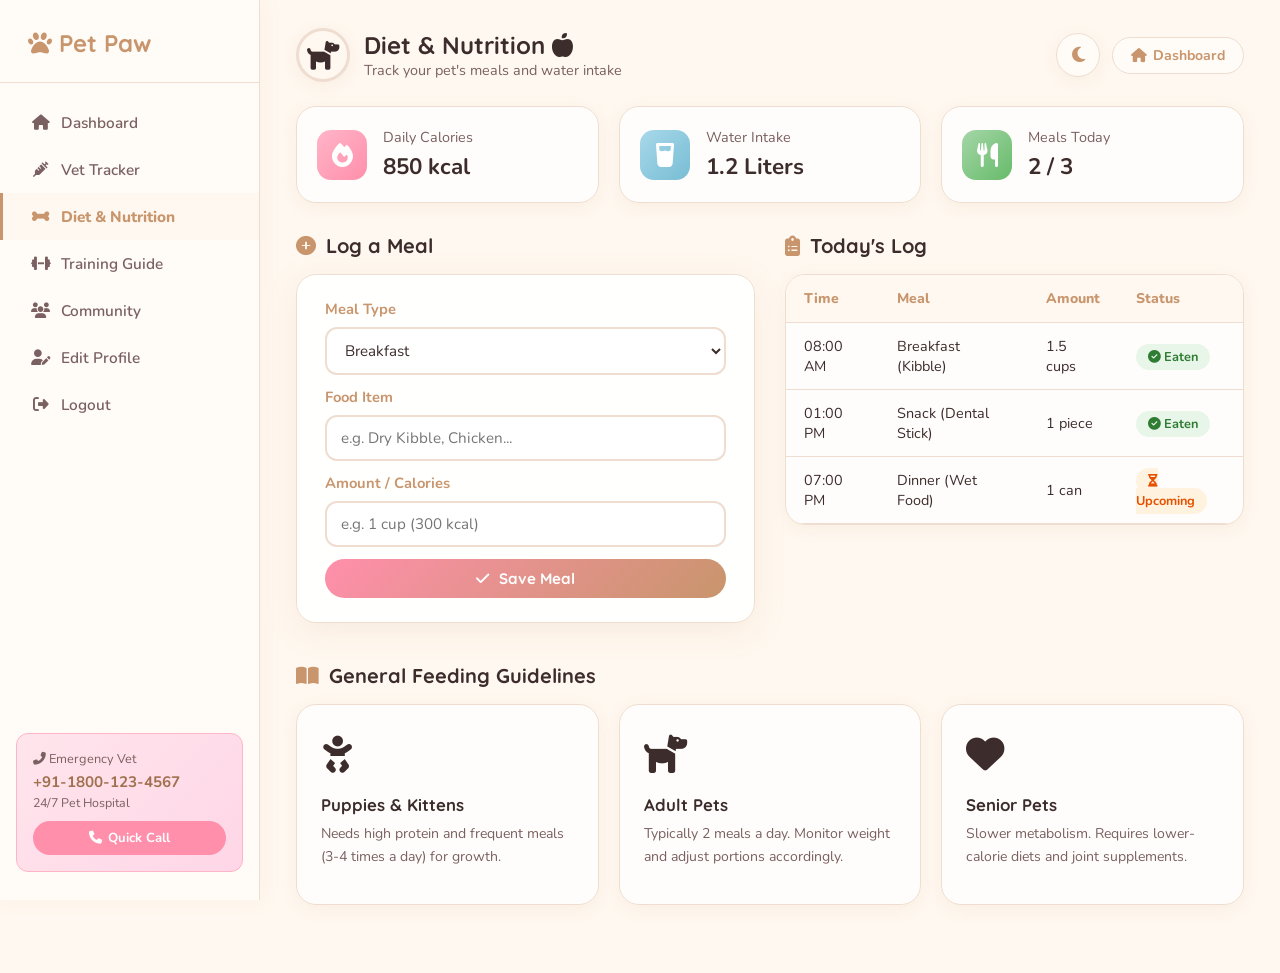
<file: nutrition.html>
<!DOCTYPE html>
<html lang="en">
<head>
  <meta charset="UTF-8"/>
  <meta name="viewport" content="width=device-width, initial-scale=1.0"/>
  <title>Pet Paw — Diet & Nutrition</title>
  <link rel="stylesheet" href="style.css"/>
  <link href="https://fonts.googleapis.com/css2?family=Nunito:wght@400;600;700;800;900&family=Quicksand:wght@400;500;600;700&display=swap" rel="stylesheet"/>
  <link rel="stylesheet" href="https://cdnjs.cloudflare.com/ajax/libs/font-awesome/6.5.0/css/all.min.css"/>
</head>
<body class="tracker-page">

  <!-- Sidebar -->
  <nav class="sidebar" id="sidebar">
    <div class="sidebar-logo"><i class="fas fa-paw"></i> <span>Pet Paw</span></div>
    <ul class="sidebar-nav">
      <li><a href="dashboard.html"><i class="fas fa-home"></i> Dashboard</a></li>
      <li><a href="tracker.html"><i class="fas fa-syringe"></i> Vet Tracker</a></li>
      <li><a href="nutrition.html" class="active"><i class="fas fa-bone"></i> Diet & Nutrition</a></li>
      <li><a href="training.html"><i class="fas fa-dumbbell"></i> Training Guide</a></li>
      <li><a href="community.html"><i class="fas fa-users"></i> Community</a></li>
      <li><a href="profile.html"><i class="fas fa-user-edit"></i> Edit Profile</a></li>
      <li><a href="login.html"><i class="fas fa-sign-out-alt"></i> Logout</a></li>
    </ul>
    <div class="sidebar-emergency">
      <div class="emergency-card">
        <p><i class="fas fa-phone-alt"></i> Emergency Vet</p>
        <strong>+91-1800-123-4567</strong>
        <small>24/7 Pet Hospital</small>
        <a href="tel:+911800123456" class="emergency-btn"><i class="fas fa-phone"></i> Quick Call</a>
      </div>
    </div>
  </nav>

  <button class="mobile-menu-btn" id="menuBtn" onclick="toggleSidebar()">
    <i class="fas fa-bars"></i>
  </button>

  <main class="main-content" id="mainContent">
    <div class="topbar">
      <div class="topbar-left">
        <div class="pet-avatar" id="topAvatar"><i class="fas fa-paw"></i></div>
        <div>
          <h2>Diet & Nutrition <i class="fas fa-apple-whole"></i></h2>
          <p class="topbar-sub">Track your pet's meals and water intake</p>
        </div>
      </div>
      <div class="topbar-right">
        <button class="dark-toggle inline" id="darkToggle">
          <i class="fas fa-moon"></i>
        </button>
        <a href="dashboard.html" class="nav-pill"><i class="fas fa-home"></i> Dashboard</a>
      </div>
    </div>

    <!-- Quick Stats -->
    <section class="quick-stats fade-in" style="animation-delay: 0.1s;">
      <div class="stat-card">
        <div class="stat-icon pink"><i class="fas fa-fire"></i></div>
        <div class="stat-info">
          <small>Daily Calories</small>
          <strong>850 kcal</strong>
        </div>
      </div>
      <div class="stat-card">
        <div class="stat-icon blue"><i class="fas fa-glass-water"></i></div>
        <div class="stat-info">
          <small>Water Intake</small>
          <strong>1.2 Liters</strong>
        </div>
      </div>
      <div class="stat-card">
        <div class="stat-icon green"><i class="fas fa-utensils"></i></div>
        <div class="stat-info">
          <small>Meals Today</small>
          <strong>2 / 3</strong>
        </div>
      </div>
    </section>

    <!-- Dashboard Grid Container -->
    <div class="dashboard-grid">
      <!-- Add Meal Form -->
      <section class="dash-section fade-in" style="animation-delay: 0.2s;">
        <h3 class="section-title"><i class="fas fa-plus-circle"></i> Log a Meal</h3>
        <div class="tracker-add-card glass-card">
          <div class="tracker-form-row" style="flex-direction: column; align-items: stretch; gap: 12px;">
            <div class="form-group">
              <label>Meal Type</label>
              <select id="mealType">
                <option value="Breakfast">Breakfast</option>
                <option value="Lunch">Lunch</option>
                <option value="Dinner">Dinner</option>
                <option value="Snack">Snack / Treats</option>
              </select>
            </div>
            <div class="form-group">
              <label>Food Item</label>
              <input type="text" id="foodItem" placeholder="e.g. Dry Kibble, Chicken..."/>
            </div>
            <div class="form-group">
              <label>Amount / Calories</label>
              <input type="text" id="amount" placeholder="e.g. 1 cup (300 kcal)"/>
            </div>
            <button class="glow-btn sm" onclick="saveMeal()" style="width: 100%; justify-content: center;">
              <i class="fas fa-check"></i> Save Meal
            </button>
          </div>
        </div>
      </section>

      <!-- Meal Log Table -->
      <section class="dash-section fade-in" style="animation-delay: 0.3s;">
        <h3 class="section-title"><i class="fas fa-clipboard-list"></i> Today's Log</h3>
        <div class="tracker-table-wrap">
          <table class="tracker-table">
            <thead>
              <tr>
                <th>Time</th>
                <th>Meal</th>
                <th>Amount</th>
                <th>Status</th>
              </tr>
            </thead>
            <tbody>
              <tr>
                <td>08:00 AM</td>
                <td>Breakfast (Kibble)</td>
                <td>1.5 cups</td>
                <td><span class="status-pill completed"><i class="fas fa-check-circle"></i> Eaten</span></td>
              </tr>
              <tr>
                <td>01:00 PM</td>
                <td>Snack (Dental Stick)</td>
                <td>1 piece</td>
                <td><span class="status-pill completed"><i class="fas fa-check-circle"></i> Eaten</span></td>
              </tr>
              <tr>
                <td>07:00 PM</td>
                <td>Dinner (Wet Food)</td>
                <td>1 can</td>
                <td><span class="status-pill pending"><i class="fas fa-hourglass-half"></i> Upcoming</span></td>
              </tr>
            </tbody>
          </table>
        </div>
      </section>
    </div>

    <!-- Feeding Guidelines -->
    <section class="dash-section fade-in" style="animation-delay: 0.4s;">
      <h3 class="section-title"><i class="fas fa-book-open"></i> General Feeding Guidelines</h3>
      <div class="health-grid">
        <div class="health-card">
          <div class="health-icon"><i class="fas fa-baby"></i></div>
          <h4>Puppies & Kittens</h4>
          <p>Needs high protein and frequent meals (3-4 times a day) for growth.</p>
        </div>
        <div class="health-card">
          <div class="health-icon"><i class="fas fa-dog"></i></div>
          <h4>Adult Pets</h4>
          <p>Typically 2 meals a day. Monitor weight and adjust portions accordingly.</p>
        </div>
        <div class="health-card">
          <div class="health-icon"><i class="fas fa-heart"></i></div>
          <h4>Senior Pets</h4>
          <p>Slower metabolism. Requires lower-calorie diets and joint supplements.</p>
        </div>
      </div>
    </section>

  </main>

  <script src="script.js"></script>
  <script>
    window.onload = () => {
      initDarkMode();
      const type = localStorage.getItem('petType') || 'dog';
      const photo = localStorage.getItem('petPhoto');
      if (photo) document.getElementById('topAvatar').innerHTML = `<img src="${photo}" alt="pet"/>`;
      else document.getElementById('topAvatar').innerHTML = type === 'dog' ? '<i class="fas fa-dog"></i>' : '<i class="fas fa-cat"></i>';
    };

    function toggleSidebar() {
      document.getElementById('sidebar').classList.toggle('open');
    }

    function saveMeal() {
      const mealType = document.getElementById('mealType').value;
      const foodItem = document.getElementById('foodItem').value.trim();
      const amount   = document.getElementById('amount').value.trim();

      if (!foodItem || !amount) {
        alert('Please fill in Food Item and Amount before saving.');
        return;
      }

      const now  = new Date();
      const time = now.toLocaleTimeString('en-US', { hour: '2-digit', minute: '2-digit' });

      const tbody  = document.querySelector('.tracker-table tbody');
      const newRow = document.createElement('tr');
      newRow.innerHTML = `
        <td>${time}</td>
        <td>${mealType} (${foodItem})</td>
        <td>${amount}</td>
        <td><span class="status-pill completed"><i class="fas fa-check-circle"></i> Eaten</span></td>
      `;
      tbody.appendChild(newRow);

      const mealsStrong = document.querySelector('.stat-icon.green + .stat-info strong');
      if (mealsStrong) {
        const parts   = mealsStrong.textContent.split('/');
        const current = parseInt(parts[0].trim()) + 1;
        const total   = parseInt(parts[1].trim());
        mealsStrong.textContent = `${current} / ${total}`;
      }

      document.getElementById('foodItem').value = '';
      document.getElementById('amount').value   = '';

      alert('Meal logged successfully!');
    }
  </script>
</body>
</html>
</file>
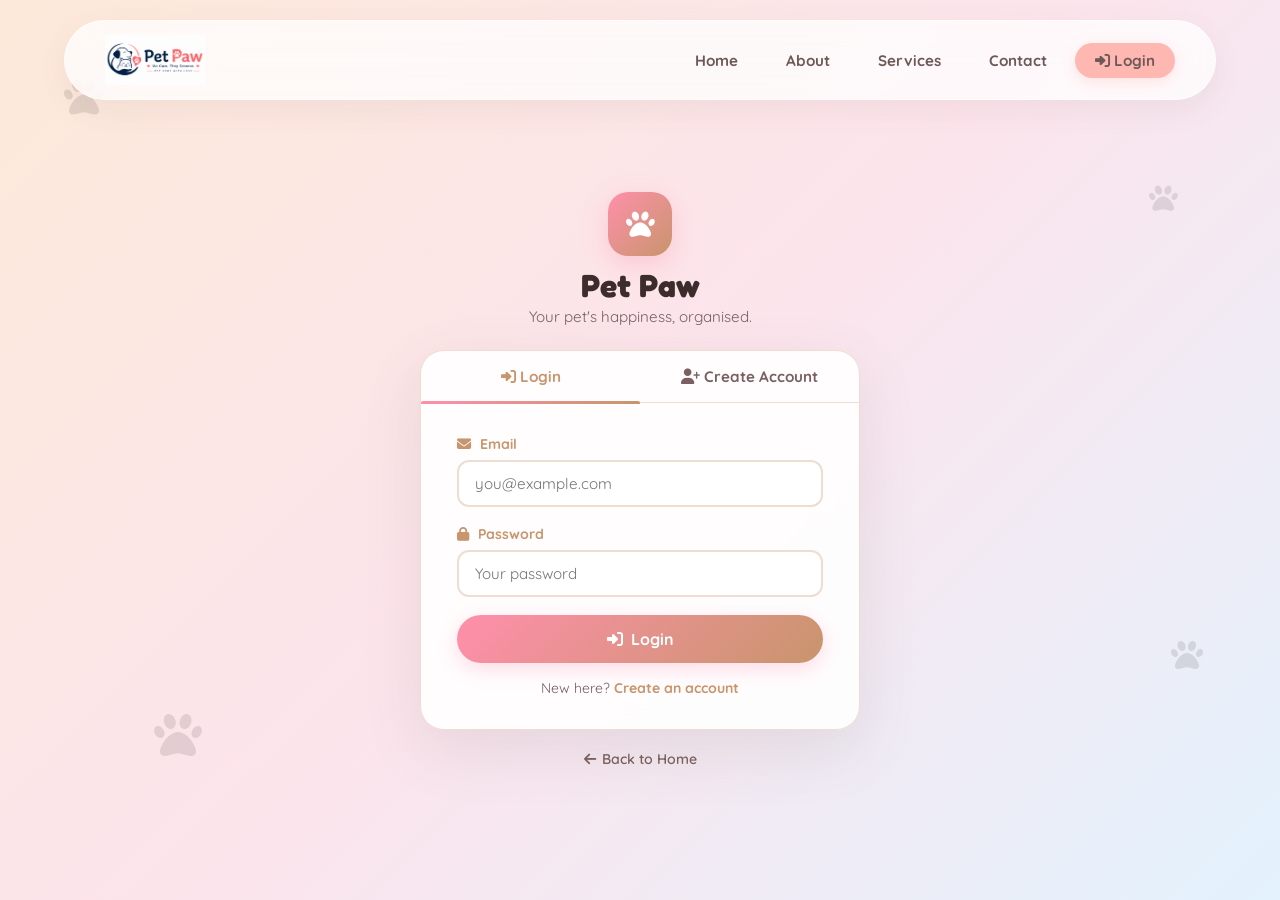
<file: profile.html>
<!DOCTYPE html>
<html lang="en">
<head>
  <meta charset="UTF-8"/>
  <meta name="viewport" content="width=device-width, initial-scale=1.0"/>
  <title>Pet Paw — Setup Profile</title>
  <meta name="description" content="Set up your pet's profile on Pet Paw. Tell us about your furry friend to get personalized care recommendations."/>
  <link rel="preconnect" href="https://fonts.googleapis.com">
  <link rel="preconnect" href="https://fonts.gstatic.com" crossorigin>
  <link href="https://fonts.googleapis.com/css2?family=Fredoka:wght@300..700&family=Quicksand:wght@400..700&display=swap" rel="stylesheet">
  <link rel="stylesheet" href="https://cdnjs.cloudflare.com/ajax/libs/font-awesome/6.5.0/css/all.min.css"/>
  <style>
    :root {
      --primary-pastel: #FFB7B2;
      --secondary-pastel: #BFFCC6;
      --accent-pastel: #FFDAC1;
      --dark-cream: #6D5957;
      --white-alpha: rgba(255, 255, 255, 0.85);
      --blur-strength: 12px;
      --pink: #FFB5C8;
      --pink-dark: #FF8FAB;
      --brown: #C8956C;
      --brown-dark: #A0714F;
      --text: #3D2C2C;
      --text-light: #7A6060;
      --border: #EEDDD0;
      --card-bg: #FFFBF7;
      --cream: #FFF8F0;
      --white: #FFFFFF;
      --light-gray: #F3F3F3;
      --shadow: 0 8px 32px rgba(200,149,108,0.13);
      --shadow-sm: 0 4px 16px rgba(200,149,108,0.10);
      --radius: 20px;
      --radius-sm: 12px;
      --transition: 0.3s ease;
    }

    * { margin: 0; padding: 0; box-sizing: border-box; }

    html { scroll-behavior: smooth; }

    body {
      font-family: 'Quicksand', sans-serif;
      background: linear-gradient(135deg, #FDE9D9 0%, #FCE4EC 50%, #E3F2FD 100%);
      min-height: 100vh;
      color: var(--text);
    }

    /* ===== FLOATING GLASSMORPHISM NAVBAR ===== */
    .navbar {
      position: fixed;
      top: 20px;
      left: 50%;
      transform: translateX(-50%);
      width: 90%;
      max-width: 1200px;
      z-index: 1000;
      display: flex;
      justify-content: space-between;
      align-items: center;
      padding: 14px 40px;
      background: rgba(255, 255, 255, 0.75);
      backdrop-filter: blur(16px);
      -webkit-backdrop-filter: blur(16px);
      border: 1px solid rgba(255, 255, 255, 0.45);
      border-radius: 50px;
      box-shadow: 0 10px 30px rgba(109, 89, 87, 0.08);
      transition: all 0.4s cubic-bezier(0.165, 0.84, 0.44, 1);
    }

    .navbar.scrolled {
      top: 10px;
      padding: 10px 35px;
      background: rgba(255, 255, 255, 0.9);
      box-shadow: 0 12px 35px rgba(109, 89, 87, 0.12);
    }

    .navbar-logo {
      display: flex;
      align-items: center;
      text-decoration: none;
      gap: 10px;
    }

    .navbar-logo img {
      height: 50px;
      width: auto;
      object-fit: contain;
      mix-blend-mode: multiply;
      transition: transform 0.3s;
    }

    .navbar-logo:hover img {
      transform: scale(1.08) rotate(-3deg);
    }

    .navbar-links {
      display: flex;
      gap: 8px;
      align-items: center;
    }

    .navbar-links a {
      color: var(--dark-cream);
      text-decoration: none;
      font-weight: 700;
      font-size: 0.95rem;
      padding: 8px 20px;
      border-radius: 30px;
      transition: all 0.3s cubic-bezier(0.25, 0.46, 0.45, 0.94);
      position: relative;
    }

    .navbar-links a::after {
      content: '';
      position: absolute;
      bottom: 4px;
      left: 50%;
      width: 0;
      height: 3px;
      background: var(--primary-pastel);
      border-radius: 2px;
      transform: translateX(-50%);
      transition: width 0.3s ease;
    }

    .navbar-links a:hover::after { width: 18px; }

    .navbar-links a:hover {
      color: #ff9e96;
      background: rgba(255, 183, 178, 0.08);
    }

    .navbar-links a.nav-login {
      background: var(--primary-pastel);
      color: var(--dark-cream) !important;
      box-shadow: 0 4px 14px rgba(255, 183, 178, 0.35);
      font-weight: 700;
    }

    .navbar-links a.nav-login::after { display: none; }

    .navbar-links a.nav-login:hover {
      background: #ff9e96;
      color: #fff !important;
      box-shadow: 0 6px 18px rgba(255, 183, 178, 0.5);
      transform: translateY(-2px);
    }

    .hamburger {
      display: none;
      flex-direction: column;
      justify-content: space-between;
      width: 24px;
      height: 16px;
      cursor: pointer;
      z-index: 1001;
    }

    .hamburger span {
      display: block;
      width: 100%;
      height: 2.5px;
      background: var(--dark-cream);
      border-radius: 2px;
      transition: all 0.3s ease-in-out;
      transform-origin: left center;
    }

    .hamburger.open span:nth-child(1) { transform: rotate(45deg); }
    .hamburger.open span:nth-child(2) { width: 0%; opacity: 0; }
    .hamburger.open span:nth-child(3) { transform: rotate(-45deg); }

    .mobile-menu {
      position: fixed;
      top: 95px;
      left: 20px;
      right: 20px;
      background: rgba(255, 255, 255, 0.96);
      backdrop-filter: blur(20px);
      -webkit-backdrop-filter: blur(20px);
      border-radius: 24px;
      padding: 24px;
      z-index: 999;
      box-shadow: 0 16px 40px rgba(109, 89, 87, 0.12);
      display: flex;
      flex-direction: column;
      gap: 10px;
      border: 1px solid rgba(255, 183, 178, 0.2);
      opacity: 0;
      transform: translateY(-20px) scale(0.95);
      pointer-events: none;
      transition: all 0.3s cubic-bezier(0.165, 0.84, 0.44, 1);
    }

    .mobile-menu.open {
      opacity: 1;
      transform: translateY(0) scale(1);
      pointer-events: auto;
    }

    .mobile-menu a {
      color: var(--dark-cream);
      text-decoration: none;
      font-weight: 700;
      font-size: 1rem;
      padding: 12px 18px;
      border-radius: 14px;
      transition: all 0.25s;
      display: flex;
      align-items: center;
      gap: 12px;
    }

    .mobile-menu a:hover { background: rgba(255, 183, 178, 0.12); color: #ff9e96; }

    .mobile-menu a.nav-login {
      background: var(--primary-pastel);
      color: var(--dark-cream) !important;
      justify-content: center;
      border-radius: 50px;
    }

    /* ===== PAGE LAYOUT ===== */
    .profile-page-wrapper {
      min-height: 100vh;
      display: flex;
      align-items: flex-start;
      justify-content: center;
      padding: 110px 24px 60px;
    }

    .profile-container {
      width: 100%;
      max-width: 1100px;
    }

    /* ===== GLASS CARD ===== */
    .profile-card {
      background: rgba(255, 255, 255, 0.88);
      backdrop-filter: blur(20px);
      -webkit-backdrop-filter: blur(20px);
      border: 1.5px solid var(--border);
      border-radius: 28px;
      box-shadow: 0 20px 60px rgba(109, 89, 87, 0.12);
      padding: 36px 56px;
      animation: fadeUp 0.7s ease both;
    }

    @keyframes fadeUp {
      from { opacity: 0; transform: translateY(30px); }
      to { opacity: 1; transform: translateY(0); }
    }

    /* ===== PROGRESS STEPS ===== */
    .progress-bar-wrap { margin-bottom: 16px; }

    .progress-steps {
      display: flex;
      align-items: center;
      gap: 0;
      margin-bottom: 10px;
      justify-content: center;
    }

    .step {
      width: 40px;
      height: 40px;
      border-radius: 50%;
      background: var(--light-gray);
      color: var(--text-light);
      font-weight: 800;
      display: flex;
      align-items: center;
      justify-content: center;
      font-size: 0.95rem;
      border: 2.5px solid var(--border);
      z-index: 1;
      transition: all var(--transition);
      position: relative;
    }

    .step.done {
      background: var(--brown);
      color: white;
      border-color: var(--brown);
      box-shadow: 0 4px 12px rgba(200, 149, 108, 0.4);
    }

    .step.done::after {
      content: '\f00c';
      font-family: 'Font Awesome 6 Free';
      font-weight: 900;
      font-size: 0.8rem;
    }

    .step.done span { display: none; }

    .step.active {
      background: linear-gradient(135deg, var(--pink-dark), var(--brown));
      color: white;
      border-color: var(--pink-dark);
      box-shadow: 0 4px 14px rgba(255, 143, 171, 0.4);
    }

    .step-line {
      height: 3px;
      width: 90px;
      background: var(--border);
      border-radius: 2px;
    }

    .step-line.active {
      background: linear-gradient(to right, var(--brown), var(--pink-dark));
    }

    .progress-label {
      text-align: center;
      color: var(--text-light);
      font-size: 0.88rem;
      font-weight: 600;
    }

    /* ===== HEADER + PHOTO ROW ===== */
    .header-photo-row {
      display: flex;
      align-items: center;
      justify-content: space-between;
      gap: 24px;
      margin-bottom: 16px;
    }

    /* ===== PROFILE HEADER ===== */
    .profile-header {
      display: flex;
      align-items: center;
      gap: 16px;
      flex: 1;
      text-align: left;
    }

    .profile-logo-icon {
      width: 56px;
      height: 56px;
      min-width: 56px;
      background: linear-gradient(135deg, var(--pink-dark), var(--brown));
      border-radius: 16px;
      display: flex;
      align-items: center;
      justify-content: center;
      box-shadow: 0 6px 20px rgba(255, 143, 171, 0.35);
    }

    .profile-logo-icon i {
      font-size: 1.5rem;
      color: white;
    }

    .profile-header-text h2 {
      font-family: 'Fredoka', sans-serif;
      font-size: 1.75rem;
      color: var(--text);
      margin-bottom: 3px;
      line-height: 1.2;
    }

    .profile-header-text p {
      color: var(--text-light);
      font-size: 0.95rem;
      margin: 0;
    }

    /* ===== PHOTO UPLOAD ===== */
    .photo-upload-area {
      width: 100px;
      height: 100px;
      flex-shrink: 0;
      border-radius: 50%;
      border: 3px dashed var(--brown);
      margin: 0;
      cursor: pointer;
      overflow: hidden;
      transition: all var(--transition);
      display: flex;
      align-items: center;
      justify-content: center;
      background: rgba(200, 149, 108, 0.06);
      position: relative;
    }

    .photo-upload-area:hover {
      border-color: var(--pink-dark);
      transform: scale(1.06);
      box-shadow: 0 8px 24px rgba(255, 143, 171, 0.2);
    }

    .photo-preview {
      display: flex;
      flex-direction: column;
      align-items: center;
      color: var(--text-light);
      font-size: 0.78rem;
      gap: 5px;
      width: 100%;
      height: 100%;
      justify-content: center;
      padding: 10px;
      text-align: center;
    }

    .photo-preview i {
      font-size: 2rem;
      color: var(--brown);
      margin-bottom: 2px;
    }

    .photo-upload-label {
      text-align: center;
      font-size: 0.82rem;
      color: var(--text-light);
      margin-top: -18px;
      margin-bottom: 28px;
    }

    /* ===== FORM GRID ===== */
    .form-grid {
      display: grid;
      grid-template-columns: repeat(4, 1fr);
      gap: 20px;
      margin-bottom: 20px;
    }

    .form-group { display: flex; flex-direction: column; gap: 12px; }

    .form-group.full-width { grid-column: 1 / -1; }
    .form-group.two-col { grid-column: span 2; }

    .form-group label {
      font-weight: 700;
      font-size: 0.9rem;
      color: var(--brown);
      display: flex;
      align-items: center;
      gap: 7px;
    }

    .form-group label i {
      font-size: 0.95rem;
      opacity: 0.85;
    }

    /* ===== RADIO PILLS ===== */
    .radio-group {
      display: flex;
      flex-wrap: wrap;
      gap: 8px;
    }

    .radio-pill {
      display: flex;
      align-items: center;
      gap: 6px;
      padding: 8px 16px;
      border: 2px solid var(--border);
      border-radius: 50px;
      cursor: pointer;
      font-size: 0.86rem;
      font-weight: 600;
      color: var(--text-light);
      transition: all var(--transition);
      user-select: none;
      background: var(--white);
    }

    .radio-pill:hover {
      border-color: var(--pink-dark);
      color: var(--pink-dark);
      background: rgba(255, 143, 171, 0.05);
      transform: translateY(-1px);
    }

    .radio-pill input[type=radio] {
      accent-color: var(--pink-dark);
      width: 14px;
      height: 14px;
    }

    .radio-pill:has(input:checked) {
      border-color: var(--brown);
      background: linear-gradient(135deg, rgba(200,149,108,0.08), rgba(255,143,171,0.08));
      color: var(--brown);
      box-shadow: 0 2px 10px rgba(200, 149, 108, 0.2);
    }

    .radio-pill .pill-icon {
      font-size: 0.85rem;
      color: var(--brown);
    }

    /* ===== SAVE BUTTON ===== */
    .save-btn {
      width: 100%;
      background: linear-gradient(135deg, var(--pink-dark), var(--brown));
      color: white;
      border: none;
      border-radius: 50px;
      padding: 16px 36px;
      font-size: 1.05rem;
      font-family: 'Quicksand', sans-serif;
      font-weight: 700;
      cursor: pointer;
      display: flex;
      align-items: center;
      justify-content: center;
      gap: 10px;
      transition: all 0.3s ease;
      box-shadow: 0 8px 24px rgba(255, 143, 171, 0.35);
      position: relative;
      overflow: hidden;
    }

    .save-btn::before {
      content: '';
      position: absolute;
      top: 0; left: -100%;
      width: 100%; height: 100%;
      background: linear-gradient(135deg, rgba(255,255,255,0.15), transparent);
      transition: left 0.4s ease;
    }

    .save-btn:hover::before { left: 100%; }

    .save-btn:hover {
      transform: translateY(-3px);
      box-shadow: 0 12px 32px rgba(255, 143, 171, 0.45);
    }

    .save-btn:active { transform: translateY(-1px); }

    /* ===== DIVIDER ===== */
    .form-divider {
      height: 1px;
      background: linear-gradient(to right, transparent, var(--border), transparent);
      margin: 4px 0 12px;
    }

    /* ===== SECTION LABEL ===== */
    .section-label {
      font-size: 0.75rem;
      font-weight: 800;
      text-transform: uppercase;
      letter-spacing: 1.2px;
      color: var(--text-light);
      margin-bottom: 4px;
      opacity: 0.7;
    }

    /* ===== RESPONSIVE ===== */
    @media (max-width: 1024px) {
      .form-grid { grid-template-columns: 1fr 1fr; }
      .form-group.two-col { grid-column: span 2; }
      .profile-card { padding: 44px 40px; }
    }

    @media (max-width: 768px) {
      .navbar-links { display: none; }
      .hamburger { display: flex; }

      .profile-card { padding: 32px 24px; }
      .form-grid { grid-template-columns: 1fr; }
      .form-group.full-width,
      .form-group.two-col { grid-column: 1; }
      .step-line { width: 60px; }
    }

    @media (max-width: 480px) {
      .navbar {
        width: calc(100% - 24px);
        padding: 8px 16px;
      }
      .profile-card { padding: 28px 18px; }
      .profile-header h2 { font-size: 1.5rem; }
    }
  </style>
</head>
<body>

  <!-- ===== GLASSMORPHISM STICKY NAVBAR ===== -->
  <nav class="navbar" id="mainNavbar">
    <a href="index.html" class="navbar-logo">
      <img src="pet_logo.png" alt="Pet Paw Logo">
    </a>
    <div class="navbar-links">
      <a href="index.html#home">Home</a>
      <a href="index.html#about">About</a>
      <a href="index.html#services">Services</a>
      <a href="index.html#contact">Contact</a>
      <a href="login.html" class="nav-login"><i class="fa-solid fa-right-to-bracket"></i> Login</a>
    </div>
    <div class="hamburger" id="hamburger" onclick="toggleMenu()">
      <span></span><span></span><span></span>
    </div>
  </nav>

  <!-- Mobile Menu -->
  <div class="mobile-menu" id="mobileMenu">
    <a href="index.html#home" onclick="toggleMenu()"><i class="fa-solid fa-house"></i> Home</a>
    <a href="index.html#about" onclick="toggleMenu()"><i class="fa-solid fa-paw"></i> About</a>
    <a href="index.html#services" onclick="toggleMenu()"><i class="fa-solid fa-hand-holding-heart"></i> Services</a>
    <a href="index.html#contact" onclick="toggleMenu()"><i class="fa-solid fa-envelope"></i> Contact</a>
    <a href="login.html" class="nav-login"><i class="fa-solid fa-right-to-bracket"></i> Login</a>
  </div>

  <!-- ===== PROFILE PAGE ===== -->
  <div class="profile-page-wrapper">
    <div class="profile-container">
      <div class="profile-card">

        <!-- Progress Steps -->
        <div class="progress-bar-wrap">
          <div class="progress-steps">
            <span class="step done"><span>1</span></span>
            <div class="step-line active"></div>
            <span class="step active">2</span>
            <div class="step-line"></div>
            <span class="step">3</span>
          </div>
          <p class="progress-label">Step 2 of 3 — Pet Profile Setup</p>
        </div>

        <!-- Header + Photo in same row -->
        <div class="header-photo-row">

          <div class="profile-header">
            <div class="profile-logo-icon">
              <i class="fa-solid fa-paw"></i>
            </div>
            <div class="profile-header-text">
              <h2>Set Up Your Pet's Profile</h2>
              <p>Tell us a bit about your furry friend so we can personalise their experience.</p>
            </div>
          </div>

          <!-- Photo Upload -->
          <div class="photo-upload-area" id="photoUploadArea" onclick="document.getElementById('photoInput').click()" title="Upload pet photo">
            <div class="photo-preview" id="photoPreview">
              <i class="fas fa-camera"></i>
              <span>Upload Photo</span>
              <small style="opacity:0.7">(optional)</small>
            </div>
            <input type="file" id="photoInput" accept="image/*" style="display:none"/>
          </div>

        </div>

        <div class="form-divider"></div>

        <!-- Form -->
        <div class="form-grid">

          <!-- Pet Type -->
          <div class="form-group">
            <label><i class="fas fa-paw"></i> Pet Type</label>
            <div class="radio-group">
              <label class="radio-pill">
                <input type="radio" name="petType" value="Dog"/>
                <i class="fa-solid fa-dog pill-icon"></i> Dog
              </label>
              <label class="radio-pill">
                <input type="radio" name="petType" value="Cat"/>
                <i class="fa-solid fa-cat pill-icon"></i> Cat
              </label>
            </div>
          </div>

          <!-- Experience Level -->
          <div class="form-group">
            <label><i class="fas fa-star"></i> Experience Level</label>
            <div class="radio-group">
              <label class="radio-pill">
                <input type="radio" name="experience" value="First-time parent"/>
                <i class="fa-solid fa-seedling pill-icon"></i> First-time Parent
              </label>
              <label class="radio-pill">
                <input type="radio" name="experience" value="Experienced"/>
                <i class="fa-solid fa-medal pill-icon"></i> Experienced
              </label>
            </div>
          </div>

          <!-- Gender -->
          <div class="form-group">
            <label><i class="fas fa-venus-mars"></i> Gender</label>
            <div class="radio-group">
              <label class="radio-pill">
                <input type="radio" name="gender" value="Male"/>
                <i class="fa-solid fa-mars pill-icon"></i> Male
              </label>
              <label class="radio-pill">
                <input type="radio" name="gender" value="Female"/>
                <i class="fa-solid fa-venus pill-icon"></i> Female
              </label>
            </div>
          </div>

          <!-- Age Group -->
          <div class="form-group">
            <label><i class="fas fa-birthday-cake"></i> Age Group</label>
            <div class="radio-group">
              <label class="radio-pill">
                <input type="radio" name="age" value="Puppy/Kitten"/>
                <i class="fa-solid fa-baby pill-icon"></i> Puppy/Kitten (&lt;1yr)
              </label>
              <label class="radio-pill">
                <input type="radio" name="age" value="Adult"/>
                <i class="fa-solid fa-dog pill-icon"></i> Adult (1–7 yrs)
              </label>
              <label class="radio-pill">
                <input type="radio" name="age" value="Senior"/>
                <i class="fa-solid fa-heart pill-icon"></i> Senior (7+ yrs)
              </label>
            </div>
          </div>

          <!-- Favorite Activity -->
          <div class="form-group full-width">
            <label><i class="fas fa-gamepad"></i> Favorite Activity</label>
            <div class="radio-group">
              <label class="radio-pill">
                <input type="radio" name="activity" value="Playing"/>
                <i class="fa-solid fa-baseball pill-icon"></i> Playing
              </label>
              <label class="radio-pill">
                <input type="radio" name="activity" value="Sleeping"/>
                <i class="fa-solid fa-moon pill-icon"></i> Sleeping
              </label>
              <label class="radio-pill">
                <input type="radio" name="activity" value="Running"/>
                <i class="fa-solid fa-person-running pill-icon"></i> Running
              </label>
              <label class="radio-pill">
                <input type="radio" name="activity" value="Cuddling"/>
                <i class="fa-solid fa-hand-holding-heart pill-icon"></i> Cuddling
              </label>
            </div>
          </div>

        </div>

        <!-- Save Button -->
        <button class="save-btn" id="saveProfileBtn" onclick="saveProfile()">
          <i class="fas fa-arrow-right"></i> Save Profile &amp; Continue
        </button>

      </div>
    </div>
  </div>

  <script>
    // =====================================================
    //   PET PAW — PROFILE AUTH + SAVE
    // =====================================================
    const DB_KEY   = 'petpaw_users';
    const SESS_KEY = 'petpaw_session';

    function getUsers()       { return JSON.parse(localStorage.getItem(DB_KEY) || '[]'); }
    function saveUsers(u)     { localStorage.setItem(DB_KEY, JSON.stringify(u)); }
    function getCurrentUser() {
      const email = localStorage.getItem(SESS_KEY);
      if (!email) return null;
      return getUsers().find(u => u.email === email) || null;
    }

    /* ===== SESSION GUARD ===== */
    (function guard() {
      const user = getCurrentUser();
      if (!user) { window.location.href = 'login.html'; }
    })();

    /* ===== NAVBAR SCROLL ===== */
    const navbar = document.getElementById('mainNavbar');
    window.addEventListener('scroll', () => {
      navbar.classList.toggle('scrolled', window.scrollY > 30);
    });

    function toggleMenu() {
      const menu = document.getElementById('mobileMenu');
      const ham  = document.getElementById('hamburger');
      menu.classList.toggle('open');
      ham.classList.toggle('open');
    }

    /* ===== PRE-FILL EXISTING PROFILE DATA ===== */
    (function prefill() {
      const user = getCurrentUser();
      if (!user) return;

      // Pre-fill petType from registration
      const petType = user.petType || localStorage.getItem('petType');
      if (petType) {
        document.querySelectorAll('input[name="petType"]').forEach(r => {
          if (r.value.toLowerCase() === petType.toLowerCase()) r.checked = true;
        });
      }

      // Pre-fill saved profile fields if editing
      if (user.profile) {
        const p = user.profile;
        ['experience', 'age', 'gender', 'activity'].forEach(name => {
          if (p[name]) {
            document.querySelectorAll(`input[name="${name}"]`).forEach(r => {
              if (r.value === p[name]) r.checked = true;
            });
          }
        });
      }

      // Restore photo if already uploaded
      const photo = user.petPhoto || localStorage.getItem('petPhoto');
      if (photo) {
        const preview = document.getElementById('photoPreview');
        preview.innerHTML = `<img src="${photo}" alt="Pet Photo" style="width:100%;height:100%;object-fit:cover;border-radius:50%;"/>`;
      }
    })();

    /* ===== PHOTO UPLOAD ===== */
    document.getElementById('photoInput').addEventListener('change', function () {
      const file = this.files[0];
      if (!file) return;
      // Warn if file is too large for localStorage (> 1MB)
      if (file.size > 1024 * 1024) {
        alert('Photo is too large. Please use an image under 1MB.');
        return;
      }
      const reader = new FileReader();
      reader.onload = e => {
        const preview = document.getElementById('photoPreview');
        preview.innerHTML = `<img src="${e.target.result}" alt="Pet Photo" style="width:100%;height:100%;object-fit:cover;border-radius:50%;"/>`;
        // Store temporarily; will be saved to user record on Save
        localStorage.setItem('petPhoto_temp', e.target.result);
      };
      reader.readAsDataURL(file);
    });

    /* ===== SAVE PROFILE ===== */
    function saveProfile() {
      const getRadio = name => {
        const el = document.querySelector(`input[name="${name}"]:checked`);
        return el ? el.value : '';
      };

      const petType    = getRadio('petType');
      const experience = getRadio('experience');
      const age        = getRadio('age');
      const gender     = getRadio('gender');
      const activity   = getRadio('activity');

      if (!petType || !experience || !age || !gender || !activity) {
        alert('Please fill in all fields before continuing.');
        return;
      }

      const email = localStorage.getItem(SESS_KEY);
      const users = getUsers();
      const idx   = users.findIndex(u => u.email === email);

      if (idx === -1) {
        alert('Session expired. Please login again.');
        window.location.href = 'login.html';
        return;
      }

      // Save profile data into user record
      const photo = localStorage.getItem('petPhoto_temp') || users[idx].petPhoto || '';

      users[idx].profileComplete = true;
      users[idx].petPhoto = photo;
      users[idx].profile  = { petType, experience, age, gender, activity };
      saveUsers(users);

      // Also keep shorthand keys for dashboard.html compatibility
      localStorage.setItem('petTypeProfile', petType);
      localStorage.setItem('experience', experience);
      localStorage.setItem('ageGroup', age);
      localStorage.setItem('gender', gender);
      localStorage.setItem('activity', activity);
      if (photo) localStorage.setItem('petPhoto', photo);
      localStorage.removeItem('petPhoto_temp');

      const btn = document.getElementById('saveProfileBtn');
      btn.innerHTML = '<i class="fas fa-check"></i> Saved! Redirecting...';
      btn.style.background = 'linear-gradient(135deg, #4caf50, #388e3c)';
      setTimeout(() => { window.location.href = 'dashboard.html'; }, 800);
    }
  </script>
</body>
</html>
</file>
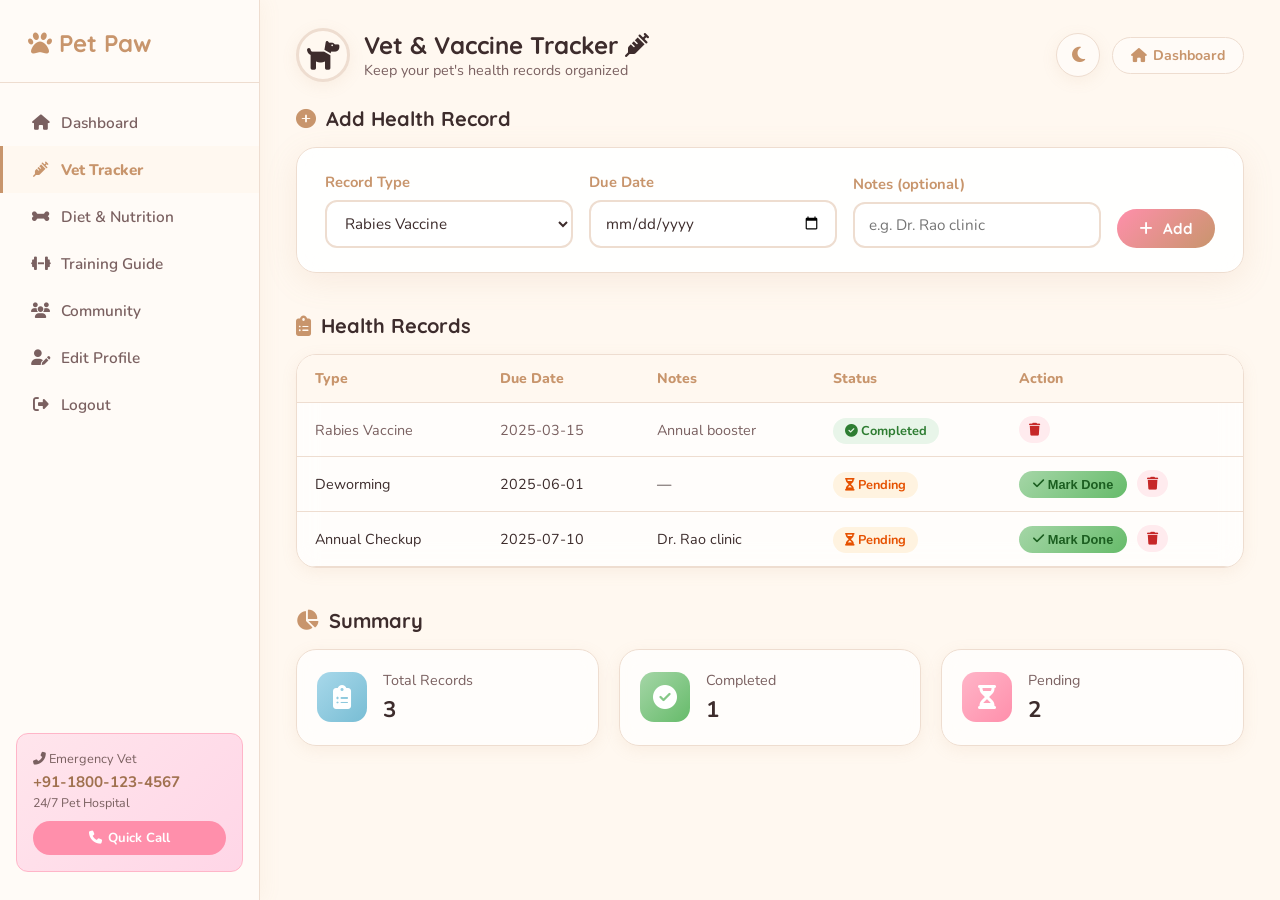
<file: tracker.html>
<!DOCTYPE html>
<html lang="en">
<head>
  <meta charset="UTF-8"/>
  <meta name="viewport" content="width=device-width, initial-scale=1.0"/>
  <title>Pet Paw — Vet Tracker</title>
  <link rel="stylesheet" href="style.css"/>
  <link href="https://fonts.googleapis.com/css2?family=Nunito:wght@400;600;700;800;900&family=Quicksand:wght@400;500;600;700&display=swap" rel="stylesheet"/>
  <link rel="stylesheet" href="https://cdnjs.cloudflare.com/ajax/libs/font-awesome/6.5.0/css/all.min.css"/>
</head>
<body class="tracker-page">

  <!-- Sidebar -->
  <nav class="sidebar" id="sidebar">
    <div class="sidebar-logo"><i class="fas fa-paw"></i> <span>Pet Paw</span></div>
    <ul class="sidebar-nav">
      <li><a href="dashboard.html"><i class="fas fa-home"></i> Dashboard</a></li>
      <li><a href="tracker.html" class="active"><i class="fas fa-syringe"></i> Vet Tracker</a></li>
      <li><a href="nutrition.html"><i class="fas fa-bone"></i> Diet & Nutrition</a></li>
      <li><a href="training.html"><i class="fas fa-dumbbell"></i> Training Guide</a></li>
      <li><a href="community.html"><i class="fas fa-users"></i> Community</a></li>
      <li><a href="profile.html"><i class="fas fa-user-edit"></i> Edit Profile</a></li>
      <li><a href="login.html"><i class="fas fa-sign-out-alt"></i> Logout</a></li>
    </ul>
    <div class="sidebar-emergency">
      <div class="emergency-card">
        <p><i class="fas fa-phone-alt"></i> Emergency Vet</p>
        <strong>+91-1800-123-4567</strong>
        <small>24/7 Pet Hospital</small>
        <a href="tel:+911800123456" class="emergency-btn"><i class="fas fa-phone"></i> Quick Call</a>
      </div>
    </div>
  </nav>

  <button class="mobile-menu-btn" id="menuBtn" onclick="toggleSidebar()">
    <i class="fas fa-bars"></i>
  </button>

  <main class="main-content" id="mainContent">

    <div class="topbar">
      <div class="topbar-left">
        <div class="pet-avatar" id="topAvatar"><i class="fas fa-paw"></i></div>
        <div>
          <h2>Vet & Vaccine Tracker <i class="fas fa-syringe"></i></h2>
          <p class="topbar-sub">Keep your pet's health records organized</p>
        </div>
      </div>
      <div class="topbar-right">
        <button class="dark-toggle inline" id="darkToggle">
          <i class="fas fa-moon"></i>
        </button>
        <a href="dashboard.html" class="nav-pill"><i class="fas fa-home"></i> Dashboard</a>
      </div>
    </div>

    <!-- Add Record -->
    <section class="dash-section fade-in" style="animation-delay: 0.1s;">
      <h3 class="section-title"><i class="fas fa-plus-circle"></i> Add Health Record</h3>
      <div class="tracker-add-card glass-card">
        <div class="tracker-form-row">
          <div class="form-group">
            <label>Record Type</label>
            <select id="recType">
              <option value="Rabies Vaccine">Rabies Vaccine</option>
              <option value="Deworming">Deworming</option>
              <option value="Annual Checkup">Annual Checkup</option>
              <option value="Flea Treatment">Flea Treatment</option>
              <option value="Other">Other</option>
            </select>
          </div>
          <div class="form-group">
            <label>Due Date</label>
            <input type="date" id="recDate"/>
          </div>
          <div class="form-group">
            <label>Notes (optional)</label>
            <input type="text" id="recNotes" placeholder="e.g. Dr. Rao clinic"/>
          </div>
          <button class="glow-btn sm" onclick="addRecord()">
            <i class="fas fa-plus"></i> Add
          </button>
        </div>
      </div>
    </section>

    <!-- Records Table -->
    <section class="dash-section fade-in" style="animation-delay: 0.2s;">
      <h3 class="section-title"><i class="fas fa-clipboard-list"></i> Health Records</h3>
      <div class="tracker-table-wrap">
        <table class="tracker-table" id="trackerTable">
          <thead>
            <tr>
              <th>Type</th>
              <th>Due Date</th>
              <th>Notes</th>
              <th>Status</th>
              <th>Action</th>
            </tr>
          </thead>
          <tbody id="trackerBody"></tbody>
        </table>
        <p class="no-records" id="noRecords" style="display:none">No records yet. Add one above! <i class="fas fa-paw"></i></p>
      </div>
    </section>

    <!-- Summary Cards -->
    <section class="dash-section fade-in" style="animation-delay: 0.3s;">
      <h3 class="section-title"><i class="fas fa-chart-pie"></i> Summary</h3>
      <div class="quick-stats" id="summaryCards"></div>
    </section>

  </main>

  <script src="script.js"></script>
  <script>
    window.onload = () => {
      initDarkMode();
      const name = localStorage.getItem('petName') || 'Buddy';
      const type = localStorage.getItem('petType') || 'dog';
      const photo = localStorage.getItem('petPhoto');
      if (photo) document.getElementById('topAvatar').innerHTML = `<img src="${photo}" alt="pet"/>`;
      else document.getElementById('topAvatar').innerHTML = type === 'dog' ? '<i class="fas fa-dog"></i>' : '<i class="fas fa-cat"></i>';
      // Seed default records if empty
      if (!localStorage.getItem('vetRecords')) {
        const defaults = [
          { id: Date.now()+1, type: 'Rabies Vaccine', date: '2025-03-15', notes: 'Annual booster', status: 'completed' },
          { id: Date.now()+2, type: 'Deworming', date: '2025-06-01', notes: '', status: 'pending' },
          { id: Date.now()+3, type: 'Annual Checkup', date: '2025-07-10', notes: 'Dr. Rao clinic', status: 'pending' },
        ];
        localStorage.setItem('vetRecords', JSON.stringify(defaults));
      }
      renderTable();
    };

    function getRecords() { return JSON.parse(localStorage.getItem('vetRecords') || '[]'); }
    function saveRecords(r) { localStorage.setItem('vetRecords', JSON.stringify(r)); }

    function addRecord() {
      const type = document.getElementById('recType').value;
      const date = document.getElementById('recDate').value;
      const notes = document.getElementById('recNotes').value;
      if (!date) { alert('Please select a due date!'); return; }
      const records = getRecords();
      records.push({ id: Date.now(), type, date, notes, status: 'pending' });
      saveRecords(records);
      document.getElementById('recDate').value = '';
      document.getElementById('recNotes').value = '';
      renderTable();
    }

    function markDone(id) {
      const records = getRecords().map(r => r.id == id ? {...r, status: 'completed'} : r);
      saveRecords(records);
      renderTable();
    }

    function deleteRecord(id) {
      const records = getRecords().filter(r => r.id != id);
      saveRecords(records);
      renderTable();
    }

    function renderTable() {
      const records = getRecords();
      const tbody = document.getElementById('trackerBody');
      document.getElementById('noRecords').style.display = records.length ? 'none' : 'block';
      tbody.innerHTML = records.map(r => `
        <tr class="${r.status}">
          <td>${r.type}</td>
          <td>${r.date || '—'}</td>
          <td>${r.notes || '—'}</td>
          <td><span class="status-pill ${r.status}">${r.status === 'completed' ? '<i class="fas fa-check-circle"></i> Completed' : '<i class="fas fa-hourglass-half"></i> Pending'}</span></td>
          <td>
            ${r.status === 'pending' ? `<button class="mark-done-btn" onclick="markDone(${r.id})"><i class="fas fa-check"></i> Mark Done</button>` : ''}
            <button class="del-btn" onclick="deleteRecord(${r.id})"><i class="fas fa-trash"></i></button>
          </td>
        </tr>
      `).join('');

      // Summary
      const total = records.length;
      const done = records.filter(r => r.status === 'completed').length;
      const pending = total - done;
      document.getElementById('summaryCards').innerHTML = `
        <div class="stat-card">
          <div class="stat-icon blue"><i class="fas fa-clipboard-list"></i></div>
          <div class="stat-info"><small>Total Records</small><strong>${total}</strong></div>
        </div>
        <div class="stat-card">
          <div class="stat-icon green"><i class="fas fa-check-circle"></i></div>
          <div class="stat-info"><small>Completed</small><strong>${done}</strong></div>
        </div>
        <div class="stat-card">
          <div class="stat-icon pink"><i class="fas fa-hourglass-half"></i></div>
          <div class="stat-info"><small>Pending</small><strong>${pending}</strong></div>
        </div>
      `;
    }

    function toggleSidebar() {
      document.getElementById('sidebar').classList.toggle('open');
    }
  </script>
</body>
</html>
</file>
<file: style.css>
/* =====================================================
   PET PAW — MAIN STYLESHEET
   Fonts: Nunito + Quicksand | Pastel & Modern Theme
   ===================================================== */

:root {
  --cream: #FFF8F0;
  --brown: #C8956C;
  --brown-dark: #A0714F;
  --pink: #FFB5C8;
  --pink-dark: #FF8FAB;
  --sky: #A8D8EA;
  --sky-dark: #78BDD4;
  --white: #FFFFFF;
  --light-gray: #F3F3F3;
  --text: #3D2C2C;
  --text-light: #7A6060;
  --card-bg: #FFFBF7;
  --border: #EEDDD0;
  --shadow: 0 8px 32px rgba(200,149,108,0.13);
  --shadow-sm: 0 4px 16px rgba(200,149,108,0.10);
  --radius: 20px;
  --radius-sm: 12px;
  --sidebar-w: 260px;
  --transition: 0.3s ease;
}

/* DARK MODE */
body.dark {
  --cream: #1A1218;
  --card-bg: #231A20;
  --white: #2A1F26;
  --light-gray: #2D2230;
  --text: #F5E6D8;
  --text-light: #C4A898;
  --border: #3D2E38;
  --shadow: 0 8px 32px rgba(0,0,0,0.35);
}

* { margin:0; padding:0; box-sizing:border-box; }

body {
  font-family: 'Nunito', sans-serif;
  background: var(--cream);
  color: var(--text);
  min-height: 100vh;
  transition: background var(--transition), color var(--transition);
}

h1,h2,h3,h4 { font-family: 'Quicksand', sans-serif; font-weight: 700; }

a { text-decoration: none; color: inherit; }

/* ---- DARK TOGGLE ---- */
.dark-toggle {
  position: fixed; top: 18px; right: 18px; z-index: 999;
  background: var(--card-bg); border: 1.5px solid var(--border);
  border-radius: 50%; width: 44px; height: 44px;
  cursor: pointer; font-size: 1.1rem; color: var(--brown);
  box-shadow: var(--shadow-sm); transition: all var(--transition);
  display: flex; align-items: center; justify-content: center;
}
.dark-toggle:hover { background: var(--brown); color: white; transform: rotate(20deg); }
.dark-toggle.inline { position: relative; top: auto; right: auto; }

/* ---- ANIMATIONS ---- */
@keyframes fadeUp { from { opacity:0; transform:translateY(30px); } to { opacity:1; transform:translateY(0); } }
@keyframes floatPaw { 0%,100% { transform: translateY(0) rotate(0deg); } 50% { transform: translateY(-18px) rotate(15deg); } }
@keyframes glow { 0%,100% { box-shadow: 0 0 18px var(--pink); } 50% { box-shadow: 0 0 36px var(--pink-dark), 0 0 60px var(--sky); } }
@keyframes popIn { 0% { transform:scale(0.8); opacity:0; } 100% { transform:scale(1); opacity:1; } }
@keyframes celebrate { 0%,100%{ transform:scale(1); } 50%{ transform:scale(1.04); } }

.fade-in { animation: fadeUp 0.7s ease both; }

/* ---- GLOWING BUTTON ---- */
.glow-btn {
  background: linear-gradient(135deg, var(--pink-dark), var(--brown));
  color: white; border: none; border-radius: 50px;
  padding: 14px 36px; font-size: 1.05rem; font-family: 'Quicksand', sans-serif;
  font-weight: 700; cursor: pointer; display: flex; align-items: center;
  gap: 10px; margin: 0 auto; transition: all var(--transition);
  animation: glow 2.5s ease-in-out infinite;
}
.glow-btn:hover { transform: translateY(-3px) scale(1.04); }
.glow-btn.wide { width: 100%; justify-content: center; }
.glow-btn.sm { padding: 10px 22px; font-size: 0.95rem; margin: 0; white-space: nowrap; }


/* ============================================
   PAGE 1 — WELCOME
   ============================================ */
.welcome-page {
  background: linear-gradient(135deg, #FDE9D9 0%, #FCE4EC 50%, #E3F2FD 100%);
  min-height: 100vh; display: flex; align-items: center; justify-content: center;
  position: relative; overflow: hidden;
}

.paw-float {
  position: fixed; font-size: 2rem; opacity: 0.13; pointer-events: none;
  animation: floatPaw 4s ease-in-out infinite;
  user-select: none;
}
.paw-1 { top:8%; left:5%; animation-delay:0s; font-size:2.5rem; }
.paw-2 { top:20%; right:8%; animation-delay:0.8s; font-size:1.8rem; }
.paw-3 { bottom:15%; left:12%; animation-delay:1.4s; font-size:3rem; }
.paw-4 { bottom:25%; right:6%; animation-delay:0.3s; font-size:2rem; }
.paw-5 { top:50%; left:50%; animation-delay:1.8s; font-size:1.5rem; }

.welcome-overlay {
  width: 100%; min-height: 100vh; display: flex;
  align-items: center; justify-content: center;
}
.welcome-content { text-align: center; max-width: 480px; width: 100%; }

.logo-badge {
  font-size: 4rem; display: inline-block;
  animation: floatPaw 3s ease-in-out infinite;
  margin-bottom: 10px;
}

.welcome-title {
  font-size: 2.8rem; color: var(--text); margin-bottom: 8px; line-height: 1.2;
}
.welcome-title span { color: var(--brown); }

.welcome-tagline {
  color: var(--text-light); font-size: 1.1rem; margin-bottom: 32px;
  font-family: 'Quicksand', sans-serif;
}

.welcome-card {
  background: var(--card-bg); border-radius: var(--radius);
  padding: 36px 32px; box-shadow: var(--shadow);
  border: 1.5px solid var(--border);
  animation: fadeUp 0.8s 0.2s ease both;
}

.input-group { margin-bottom: 24px; text-align: left; }
.input-group label {
  display: block; font-weight: 700; margin-bottom: 8px;
  color: var(--brown); font-size: 0.95rem;
}
.input-group input {
  width: 100%; padding: 13px 18px; border: 2px solid var(--border);
  border-radius: var(--radius-sm); font-family: 'Nunito', sans-serif;
  font-size: 1rem; color: var(--text); background: var(--white);
  transition: border-color var(--transition), box-shadow var(--transition);
  outline: none;
}
.input-group input:focus { border-color: var(--pink-dark); box-shadow: 0 0 0 3px rgba(255,143,171,0.15); }

.type-label { font-weight: 700; color: var(--text); margin-bottom: 12px; font-size: 0.95rem; }
.pet-cards { display: flex; gap: 16px; justify-content: center; margin-bottom: 28px; }

.pet-card {
  flex: 1; max-width: 140px; background: var(--white); border: 2.5px solid var(--border);
  border-radius: var(--radius); padding: 20px 14px; text-align: center;
  cursor: pointer; transition: all var(--transition); font-weight: 700;
  color: var(--text-light);
}
.pet-card:hover { border-color: var(--pink-dark); transform: translateY(-4px); box-shadow: var(--shadow-sm); }
.pet-card.selected { border-color: var(--brown); background: var(--cream); color: var(--brown); transform: translateY(-4px); box-shadow: 0 6px 20px rgba(200,149,108,0.25); }
.pet-emoji { font-size: 2.8rem; margin-bottom: 6px; }


/* ============================================
   PAGE 2 — PROFILE
   ============================================ */
.profile-page {
  background: linear-gradient(135deg, #FDE9D9 0%, #FCE4EC 50%, #E3F2FD 100%);
  min-height: 100vh; display: flex; align-items: center;
  justify-content: center; padding: 40px 20px;
}

.profile-container { width: 100%; max-width: 680px; }

.glass-card {
  background: rgba(255,255,255,0.88);
  backdrop-filter: blur(12px);
  border: 1.5px solid var(--border);
  border-radius: var(--radius); box-shadow: var(--shadow);
  padding: 40px 36px;
}
body.dark .glass-card { background: rgba(35,26,32,0.9); }

/* Progress Steps */
.progress-bar-wrap { margin-bottom: 28px; }
.progress-steps {
  display: flex; align-items: center; gap: 0;
  margin-bottom: 8px; justify-content: center;
}
.step {
  width: 36px; height: 36px; border-radius: 50%;
  background: var(--light-gray); color: var(--text-light);
  font-weight: 800; display: flex; align-items: center; justify-content: center;
  font-size: 0.95rem; border: 2.5px solid var(--border); z-index: 1;
  transition: all var(--transition);
}
.step.done { background: var(--brown); color: white; border-color: var(--brown); }
.step.active { background: var(--pink-dark); color: white; border-color: var(--pink-dark); }
.step-line { height: 3px; width: 80px; background: var(--border); }
.step-line.active { background: var(--pink-dark); }
.progress-label { text-align: center; color: var(--text-light); font-size: 0.88rem; }

.profile-header { text-align: center; margin-bottom: 28px; }
.logo-sm { font-size: 2.5rem; margin-bottom: 6px; }
.profile-header h2 { font-size: 1.6rem; color: var(--text); }
.profile-header p { color: var(--text-light); margin-top: 4px; }

/* Photo Upload */
.photo-upload-area {
  width: 120px; height: 120px; border-radius: 50%;
  border: 3px dashed var(--brown); margin: 0 auto 28px;
  cursor: pointer; overflow: hidden; transition: all var(--transition);
  display: flex; align-items: center; justify-content: center;
  background: var(--light-gray);
}
.photo-upload-area:hover { border-color: var(--pink-dark); transform: scale(1.04); }
.photo-preview {
  display: flex; flex-direction: column; align-items: center;
  color: var(--text-light); font-size: 0.8rem; gap: 4px;
  width: 100%; height: 100%; justify-content: center;
}
.photo-preview i { font-size: 1.8rem; color: var(--brown); }

/* Form Grid */
.form-grid { display: grid; grid-template-columns: 1fr 1fr; gap: 20px; margin-bottom: 28px; }
.form-group { display: flex; flex-direction: column; gap: 8px; }
.form-group.full-width { grid-column: 1 / -1; }

.form-group label {
  font-weight: 700; font-size: 0.92rem; color: var(--brown);
  display: flex; align-items: center; gap: 6px;
}

.radio-group { display: flex; flex-wrap: wrap; gap: 8px; }
.radio-pill {
  display: flex; align-items: center; gap: 6px;
  padding: 7px 14px; border: 2px solid var(--border);
  border-radius: 50px; cursor: pointer; font-size: 0.88rem;
  font-weight: 600; color: var(--text-light);
  transition: all var(--transition); user-select: none;
  background: var(--white);
}
.radio-pill:hover { border-color: var(--pink-dark); color: var(--pink-dark); }
.radio-pill input[type=radio] { accent-color: var(--pink-dark); width: 14px; height: 14px; }
.radio-pill:has(input:checked) { border-color: var(--brown); background: var(--cream); color: var(--brown); }

/* Input/Select shared */
input[type=text], input[type=date], select, textarea {
  width: 100%; padding: 11px 14px; border: 2px solid var(--border);
  border-radius: var(--radius-sm); font-family: 'Nunito', sans-serif;
  font-size: 0.95rem; color: var(--text); background: var(--white);
  transition: border-color var(--transition); outline: none;
}
input[type=text]:focus, input[type=date]:focus, select:focus {
  border-color: var(--pink-dark); box-shadow: 0 0 0 3px rgba(255,143,171,0.12);
}
body.dark input, body.dark select { background: var(--light-gray); color: var(--text); }


/* ============================================
   LAYOUT — SIDEBAR + MAIN
   ============================================ */
.sidebar {
  position: fixed; left: 0; top: 0; bottom: 0;
  width: var(--sidebar-w); background: var(--card-bg);
  border-right: 1.5px solid var(--border); z-index: 100;
  display: flex; flex-direction: column; padding: 28px 0;
  box-shadow: 2px 0 20px rgba(200,149,108,0.08);
  transition: background var(--transition), transform var(--transition);
}

.sidebar-logo {
  font-family: 'Quicksand', sans-serif; font-weight: 800;
  font-size: 1.5rem; color: var(--brown); padding: 0 28px 24px;
  border-bottom: 1.5px solid var(--border); margin-bottom: 16px;
}

.sidebar-nav { list-style: none; flex: 1; }
.sidebar-nav li a {
  display: flex; align-items: center; gap: 12px;
  padding: 13px 28px; color: var(--text-light); font-weight: 600;
  font-size: 0.96rem; transition: all var(--transition);
  border-left: 3px solid transparent;
}
.sidebar-nav li a:hover { color: var(--brown); background: var(--cream); border-left-color: var(--brown); }
.sidebar-nav li a.active { color: var(--brown); background: var(--cream); border-left-color: var(--brown); font-weight: 800; }
.sidebar-nav li a i { width: 18px; text-align: center; }

.sidebar-emergency { padding: 16px 16px 0; }
.emergency-card {
  background: linear-gradient(135deg, #FFE5EC, #FFD6E7);
  border-radius: var(--radius-sm); padding: 16px; border: 1px solid var(--pink);
}
.emergency-card p { font-size: 0.8rem; color: var(--text-light); margin-bottom: 4px; }
.emergency-card strong { color: var(--brown-dark); font-size: 0.95rem; display: block; margin-bottom: 2px; }
.emergency-card small { color: var(--text-light); font-size: 0.78rem; display: block; margin-bottom: 10px; }
.emergency-btn {
  display: flex; align-items: center; gap: 6px; justify-content: center;
  background: var(--pink-dark); color: white; border-radius: 50px;
  padding: 8px 16px; font-size: 0.82rem; font-weight: 700;
  transition: all var(--transition);
}
.emergency-btn:hover { background: var(--brown); transform: scale(1.03); }

.mobile-menu-btn {
  display: none; position: fixed; top: 14px; left: 14px; z-index: 200;
  background: var(--card-bg); border: 1.5px solid var(--border);
  border-radius: 10px; width: 42px; height: 42px;
  cursor: pointer; font-size: 1.1rem; color: var(--brown);
  box-shadow: var(--shadow-sm); align-items: center; justify-content: center;
}

.main-content {
  margin-left: var(--sidebar-w); padding: 28px 36px;
  min-height: 100vh; transition: margin var(--transition);
}

/* Topbar */
.topbar {
  display: flex; align-items: center; justify-content: space-between;
  margin-bottom: 24px; flex-wrap: wrap; gap: 14px;
}
.topbar-left { display: flex; align-items: center; gap: 14px; }
.pet-avatar {
  width: 54px; height: 54px; border-radius: 50%;
  background: var(--cream); border: 3px solid var(--border);
  display: flex; align-items: center; justify-content: center;
  font-size: 1.8rem; overflow: hidden; box-shadow: var(--shadow-sm);
}
.pet-avatar img { width: 100%; height: 100%; object-fit: cover; }
.greeting { font-size: 1.4rem; color: var(--text); }
.topbar-sub { color: var(--text-light); font-size: 0.9rem; }
.topbar-right { display: flex; align-items: center; gap: 12px; }

.nav-pill {
  background: var(--card-bg); border: 1.5px solid var(--border);
  border-radius: 50px; padding: 8px 18px; font-size: 0.88rem;
  font-weight: 700; color: var(--brown); display: flex; align-items: center;
  gap: 6px; transition: all var(--transition);
}
.nav-pill:hover { background: var(--brown); color: white; }

/* Tip Banner */
.tip-banner {
  background: linear-gradient(135deg, #FFF3CD, #FFECB3);
  border: 1.5px solid #FFD54F; border-radius: var(--radius-sm);
  padding: 13px 18px; display: flex; align-items: center; gap: 12px;
  margin-bottom: 28px; color: #7A5A00; font-weight: 600; font-size: 0.93rem;
}
.tip-banner i:first-child { color: #FFC107; font-size: 1.1rem; }
.tip-banner span { flex: 1; }
.tip-banner button {
  background: none; border: none; cursor: pointer; color: #7A5A00;
  font-size: 0.9rem; padding: 4px 8px; border-radius: 6px;
  transition: all var(--transition);
}
.tip-banner button:hover { background: rgba(0,0,0,0.07); transform: rotate(180deg); }

/* Quick Stats */
.quick-stats {
  display: flex; gap: 20px; flex-wrap: wrap; margin-bottom: 30px;
}
.stat-card {
  flex: 1; min-width: 200px;
  background: rgba(255, 255, 255, 0.7);
  backdrop-filter: blur(10px);
  border: 1.5px solid var(--border);
  border-radius: var(--radius);
  padding: 20px; display: flex; align-items: center; gap: 16px;
  box-shadow: var(--shadow-sm); transition: all var(--transition);
}
body.dark .stat-card { background: rgba(35, 26, 32, 0.7); }
.stat-card:hover {
  transform: translateY(-5px); box-shadow: var(--shadow);
  border-color: var(--pink-dark);
}
.stat-icon {
  width: 50px; height: 50px; border-radius: 14px;
  display: flex; align-items: center; justify-content: center;
  font-size: 1.5rem; color: white;
}
.stat-icon.pink { background: linear-gradient(135deg, #FFB5C8, #FF8FAB); }
.stat-icon.blue { background: linear-gradient(135deg, #A8D8EA, #78BDD4); }
.stat-icon.green { background: linear-gradient(135deg, #A5D6A7, #66BB6A); }
.stat-info small { color: var(--text-light); font-size: 0.9rem; display: block; margin-bottom: 4px; }
.stat-info strong { font-size: 1.4rem; color: var(--text); }

/* Dashboard Grid */
.dashboard-grid {
  display: grid; grid-template-columns: repeat(auto-fit, minmax(320px, 1fr));
  gap: 30px; margin-bottom: 40px;
}
.dashboard-grid .dash-section { margin-bottom: 0; }

/* Section Titles */
.dash-section { margin-bottom: 40px; }
.section-title {
  font-size: 1.25rem; color: var(--text); margin-bottom: 16px;
  display: flex; align-items: center; gap: 10px;
}
.section-title i { color: var(--brown); }

/* Warning text */
.warning-text {
  background: #FFF8E1; border: 1px solid #FFE082; border-radius: 8px;
  padding: 10px 14px; color: #8a6200; font-size: 0.85rem;
  margin-bottom: 16px; display: flex; align-items: center; gap: 8px;
}


/* ============================================
   CHECKLIST
   ============================================ */
.checklist-card {
  background: rgba(255, 255, 255, 0.75); backdrop-filter: blur(12px);
  border-radius: var(--radius); border: 1.5px solid var(--border);
  padding: 28px; box-shadow: var(--shadow-sm); transition: all var(--transition);
}
body.dark .checklist-card { background: rgba(35, 26, 32, 0.75); }
.checklist-card:hover { transform: translateY(-4px); box-shadow: var(--shadow); border-color: var(--pink); }
.checklist-progress-wrap { display: flex; align-items: center; gap: 14px; margin-bottom: 20px; }
.checklist-progress-bar {
  flex: 1; height: 10px; background: var(--light-gray);
  border-radius: 99px; overflow: hidden;
}
.checklist-progress-fill {
  height: 100%; background: linear-gradient(90deg, var(--pink-dark), var(--brown));
  border-radius: 99px; width: 0; transition: width 0.5s ease;
}
.progress-pct { font-size: 0.88rem; color: var(--text-light); font-weight: 700; white-space: nowrap; }

.checklist { list-style: none; display: flex; flex-direction: column; gap: 10px; }
.checklist li label {
  display: flex; align-items: center; gap: 12px;
  padding: 13px 16px; background: var(--white); border-radius: var(--radius-sm);
  border: 1.5px solid var(--border); cursor: pointer;
  transition: all var(--transition); font-weight: 600;
}
.checklist li label:hover { border-color: var(--pink-dark); background: var(--cream); }
.checklist li.done label { text-decoration: line-through; color: var(--text-light); background: var(--light-gray); }
.checklist li input[type=checkbox] { width: 20px; height: 20px; accent-color: var(--brown); cursor: pointer; }
.checklist li span { display: flex; align-items: center; gap: 8px; }
.checklist li small { color: var(--text-light); font-size: 0.82rem; font-weight: 400; }

.celebration {
  text-align: center; padding: 16px;
  background: linear-gradient(135deg, #FFD6E7, #E0F7FA);
  border-radius: var(--radius-sm); font-weight: 700; font-size: 1.05rem;
  color: var(--brown-dark); margin-top: 16px;
  animation: celebrate 0.6s ease;
}


/* ============================================
   HEALTHCARE CARDS
   ============================================ */
.health-grid { display: grid; grid-template-columns: repeat(auto-fill, minmax(240px, 1fr)); gap: 20px; }

.health-card {
  background: rgba(255, 255, 255, 0.75); backdrop-filter: blur(12px);
  border: 1.5px solid var(--border); border-radius: var(--radius);
  padding: 24px; box-shadow: var(--shadow-sm); transition: all var(--transition);
  position: relative; overflow: hidden;
}
body.dark .health-card { background: rgba(35, 26, 32, 0.75); }
.health-card:hover { transform: translateY(-5px); box-shadow: var(--shadow); border-color: var(--pink); }
.health-icon { font-size: 2.4rem; margin-bottom: 12px; }
.health-card h4 { font-size: 1.05rem; margin-bottom: 8px; color: var(--text); }
.health-card p { color: var(--text-light); font-size: 0.88rem; line-height: 1.6; margin-bottom: 12px; }

.learn-btn {
  background: none; border: 2px solid var(--border); border-radius: 50px;
  padding: 6px 16px; font-size: 0.82rem; font-weight: 700; cursor: pointer;
  color: var(--brown); transition: all var(--transition);
}
.learn-btn:hover { background: var(--brown); color: white; border-color: var(--brown); }

.learn-more {
  display: none; margin-top: 12px; padding-top: 12px;
  border-top: 1.5px solid var(--border);
  animation: fadeUp 0.3s ease;
}
.learn-more p { font-size: 0.85rem; color: var(--text-light); line-height: 1.7; }


/* ============================================
   SYMPTOM CHECKER
   ============================================ */
.symptom-card {
  background: rgba(255, 255, 255, 0.75); backdrop-filter: blur(12px);
  border: 1.5px solid var(--border); border-radius: var(--radius);
  padding: 28px; box-shadow: var(--shadow-sm); transition: all var(--transition);
}
body.dark .symptom-card { background: rgba(35, 26, 32, 0.75); }
.symptom-card:hover { transform: translateY(-4px); box-shadow: var(--shadow); border-color: var(--pink); }
.symptom-row { display: flex; gap: 20px; flex-wrap: wrap; margin-bottom: 20px; }
.symptom-row .form-group { flex: 1; min-width: 200px; }
.symptom-row select { min-width: 200px; }

.symptom-result { animation: popIn 0.35s ease; }
.result-box {
  border-radius: var(--radius-sm); padding: 18px 22px;
  border-left: 5px solid;
}
.result-box strong { display: block; font-size: 1.1rem; margin-bottom: 8px; }
.result-box p { font-size: 0.9rem; line-height: 1.7; }
.result-box.sev-mild { background: #F1FFF4; border-color: #4CAF50; color: #1B5E20; }
.result-box.sev-moderate { background: #FFF8E1; border-color: #FF9800; color: #7A4000; }
.result-box.sev-emergency { background: #FFF0F0; border-color: #F44336; color: #7A0000; }
.emerg-warn { font-weight: 800; margin-top: 10px; font-size: 1rem; }


/* ============================================
   NEARBY CENTERS
   ============================================ */
.centers-grid { display: grid; grid-template-columns: repeat(auto-fill, minmax(260px, 1fr)); gap: 20px; }

.center-card {
  background: var(--card-bg); border: 1.5px solid var(--border);
  border-radius: var(--radius); padding: 20px; display: flex;
  flex-direction: column; gap: 12px; box-shadow: var(--shadow-sm);
  transition: all var(--transition);
}
.center-card:hover { transform: translateY(-4px); box-shadow: var(--shadow); }
.center-icon { font-size: 2.2rem; }
.center-body { flex: 1; }
.center-body h4 { font-size: 1rem; margin-bottom: 4px; }
.center-rating { font-size: 0.88rem; color: #FF9800; font-weight: 700; margin-bottom: 4px; }
.center-body p { font-size: 0.83rem; color: var(--text-light); margin-bottom: 6px; }
.status-badge { font-size: 0.8rem; font-weight: 700; padding: 3px 10px; border-radius: 99px; }
.status-badge.open { background: #E8F5E9; color: #2E7D32; }
.status-badge.closed { background: #FFEBEE; color: #C62828; }

.center-actions { display: flex; gap: 10px; }
.center-btn {
  flex: 1; padding: 8px 12px; border-radius: 50px; font-size: 0.82rem;
  font-weight: 700; text-align: center; display: flex; align-items: center;
  justify-content: center; gap: 5px; transition: all var(--transition);
}
.map-btn { background: var(--sky); color: #00509D; border: 1.5px solid var(--sky-dark); }
.map-btn:hover { background: var(--sky-dark); }
.call-btn { background: #E8F5E9; color: #2E7D32; border: 1.5px solid #A5D6A7; }
.call-btn:hover { background: #A5D6A7; }


/* ============================================
   VET TRACKER
   ============================================ */
.tracker-add-card { padding: 24px 28px; }
.tracker-form-row {
  display: flex; gap: 16px; align-items: flex-end; flex-wrap: wrap;
}
.tracker-form-row .form-group { flex: 1; min-width: 160px; }

.tracker-table-wrap {
  background: rgba(255, 255, 255, 0.75); backdrop-filter: blur(12px);
  border: 1.5px solid var(--border); border-radius: var(--radius);
  overflow: hidden; box-shadow: var(--shadow-sm); transition: all var(--transition);
}
body.dark .tracker-table-wrap { background: rgba(35, 26, 32, 0.75); }
.tracker-table { width: 100%; border-collapse: collapse; }
.tracker-table thead th {
  background: var(--cream); color: var(--brown); font-size: 0.88rem;
  font-weight: 800; padding: 14px 18px; text-align: left;
  border-bottom: 1.5px solid var(--border); white-space: nowrap;
}
.tracker-table tbody tr { border-bottom: 1px solid var(--border); transition: background var(--transition); }
.tracker-table tbody tr:hover { background: var(--cream); }
.tracker-table tbody td { padding: 13px 18px; font-size: 0.9rem; color: var(--text); }
.tracker-table tbody tr.completed td { color: var(--text-light); }

.status-pill {
  padding: 4px 12px; border-radius: 99px; font-size: 0.8rem; font-weight: 700;
}
.status-pill.pending { background: #FFF3E0; color: #E65100; }
.status-pill.completed { background: #E8F5E9; color: #2E7D32; }

.mark-done-btn {
  background: linear-gradient(135deg, #A5D6A7, #66BB6A); color: #1B5E20;
  border: none; border-radius: 50px; padding: 6px 14px;
  font-size: 0.8rem; font-weight: 700; cursor: pointer;
  transition: all var(--transition); margin-right: 6px;
  display: inline-flex; align-items: center; gap: 4px;
}
.mark-done-btn:hover { transform: scale(1.05); box-shadow: 0 3px 10px rgba(76,175,80,0.3); }

.del-btn {
  background: #FFEBEE; color: #C62828; border: none;
  border-radius: 50px; padding: 6px 10px; cursor: pointer;
  font-size: 0.8rem; transition: all var(--transition);
}
.del-btn:hover { background: #EF9A9A; transform: scale(1.05); }

.no-records { text-align: center; padding: 28px; color: var(--text-light); }


/* ============================================
   RESPONSIVE
   ============================================ */
@media (max-width: 768px) {
  .sidebar {
    transform: translateX(-100%);
    width: 260px;
    box-shadow: 4px 0 30px rgba(0,0,0,0.15);
  }
  .sidebar.open { transform: translateX(0); }
  .main-content { margin-left: 0; padding: 20px 18px; }
  .mobile-menu-btn { display: flex; }
  .dark-toggle { right: 70px; }
  .form-grid { grid-template-columns: 1fr; }
  .tracker-form-row { flex-direction: column; }
  .tracker-table-wrap { overflow-x: auto; }
  .topbar { flex-direction: column; align-items: flex-start; }
  .topbar-right { width: 100%; justify-content: flex-end; }
  .health-grid { grid-template-columns: 1fr; }
  .centers-grid { grid-template-columns: 1fr; }
  .summary-cards { flex-direction: column; }
  .glass-card { padding: 24px 18px; }
  .welcome-title { font-size: 2rem; }
  .step-line { width: 50px; }
}

@media (max-width: 480px) {
  .pet-cards { gap: 10px; }
  .welcome-card { padding: 24px 18px; }
}

/* ---- WELCOME & LOGIN ENHANCEMENTS ---- */
.welcome-buttons {
  display: flex;
  flex-direction: column;
  gap: 16px;
  align-items: center;
  margin-top: 24px;
}

.back-link {
  font-family: 'Quicksand', sans-serif;
  font-weight: 700;
  color: var(--text-light);
  font-size: 0.95rem;
  transition: all var(--transition);
  display: inline-flex;
  align-items: center;
  gap: 6px;
  cursor: pointer;
}

.back-link:hover {
  color: var(--brown);
  transform: translateX(-3px);
}

.pet-emoji i {
  font-size: 2.6rem;
  transition: transform var(--transition);
  display: inline-block;
}

.pet-card:hover .pet-emoji i {
  transform: scale(1.15) rotate(5deg);
}
</file>
